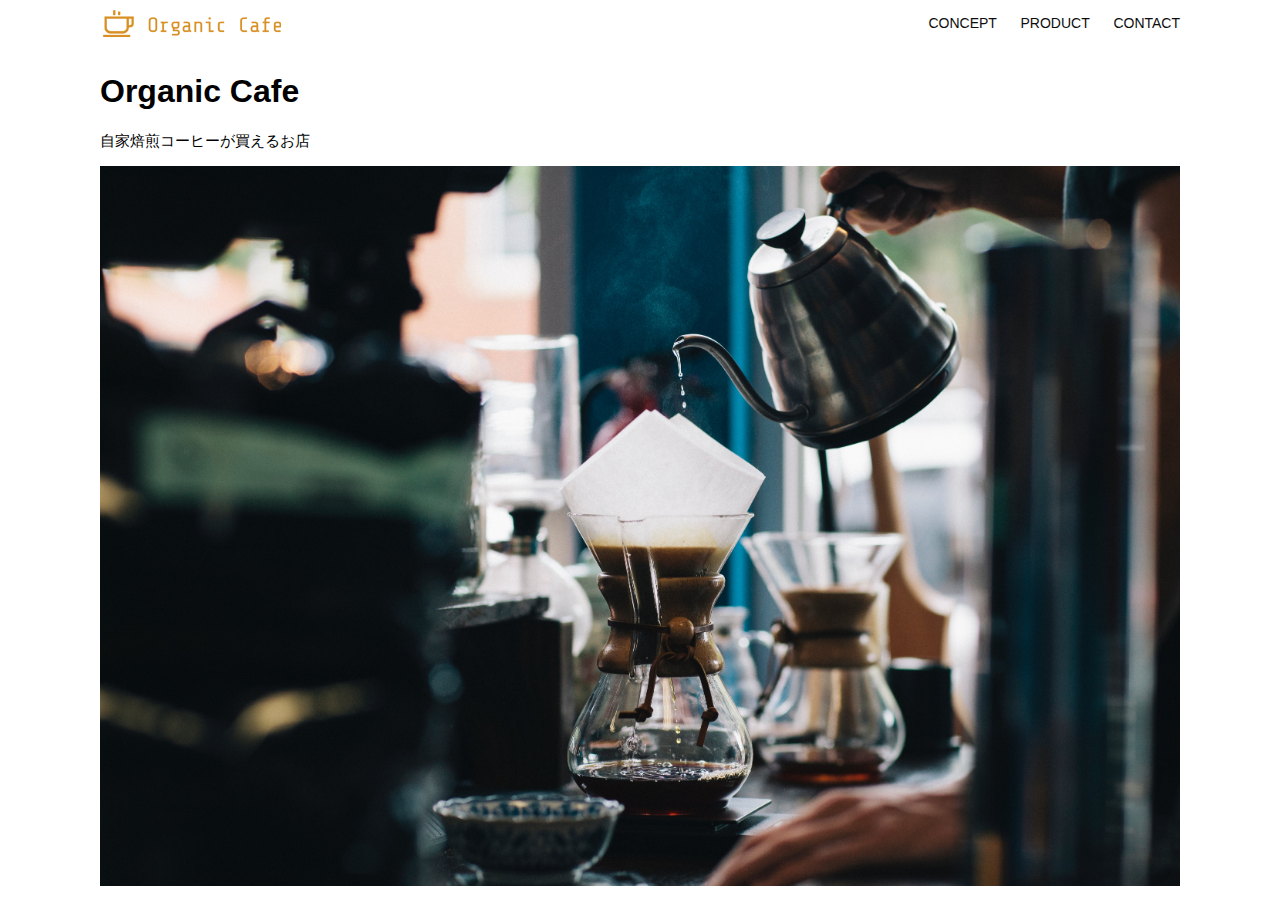
<file: kadai_013/index.html>
<!DOCTYPE html>
<html>
  <head>
    <title>Organic Cafe</title>
    <meta charset="UTF-8" />
    <meta
      name="description"
      content="自家焙煎のコーヒーがお家で楽しめるOrganic Cafe"
    />
    <meta name="viewport" content="width=device-width, initial-scale=1.0" />
    <link rel="stylesheet" href="style.css" />
  </head>
  <body>
    <!-- ヘッダー -->
    <header>
      <!-- ロゴ -->
      <a href="index.html" id="logo"
        ><img src="images/logo.png" alt="トップページに戻る"
      /></a>

      <!-- PC用ナビゲーション -->
      <nav id="nav-pc">
        <a href="index.html#concept">CONCEPT</a>
        <a href="index.html#product">PRODUCT</a>
        <a href="index.html#contact">CONTACT</a>
      </nav>
      <!--スマホ用-->
      <img id="menu-sp" src="images/button-menu.png" alt="ナビゲーションを開く" onclick="document.getElementById('nav-sp').style.display = 'block';">
      <nav id="nav-sp">
        <img id="close" src="images/button-close.png" alt="ナビゲーションを閉じる"  onclick="document.getElementById('nav-sp').style.display = 'none' ;">
        <a id="logo-sp" href="index.html" oncli="document.getElementById('nav-sp').style.display = 'none';" ><img src="images/logo-sp.png" alt="トップページに戻る"></a>
        <a class="menu" href="index.html#concept" onclick="document.getElementById('nav-sp').style.display = 'none';">CONCEPT</a>
        <a class="menu" href="index.html#product" onclik="document.getElementById('nav-sp').style.display = 'none';">PRODUCT</a>
        <a class="menu" href="index.html#contact" onclick="document.getElementById('nav-sp').style.display = 'none';">CONTACT</a>
      </nav>
    </header>
    <main>
      <article>
        <!-- メインビジュアル -->
        <section id="main-visual">
          <div id="main-message">
            <h1>Organic Cafe</h1>
            <p>自家焙煎コーヒーが買えるお店</p>
          </div>
          <img
            src="images/main-image.jpg"
            alt="コーヒーをハンドドリップで淹れる画像"
          />
        </section>
      </article>
    </main>
  </body>
</html>
</file>
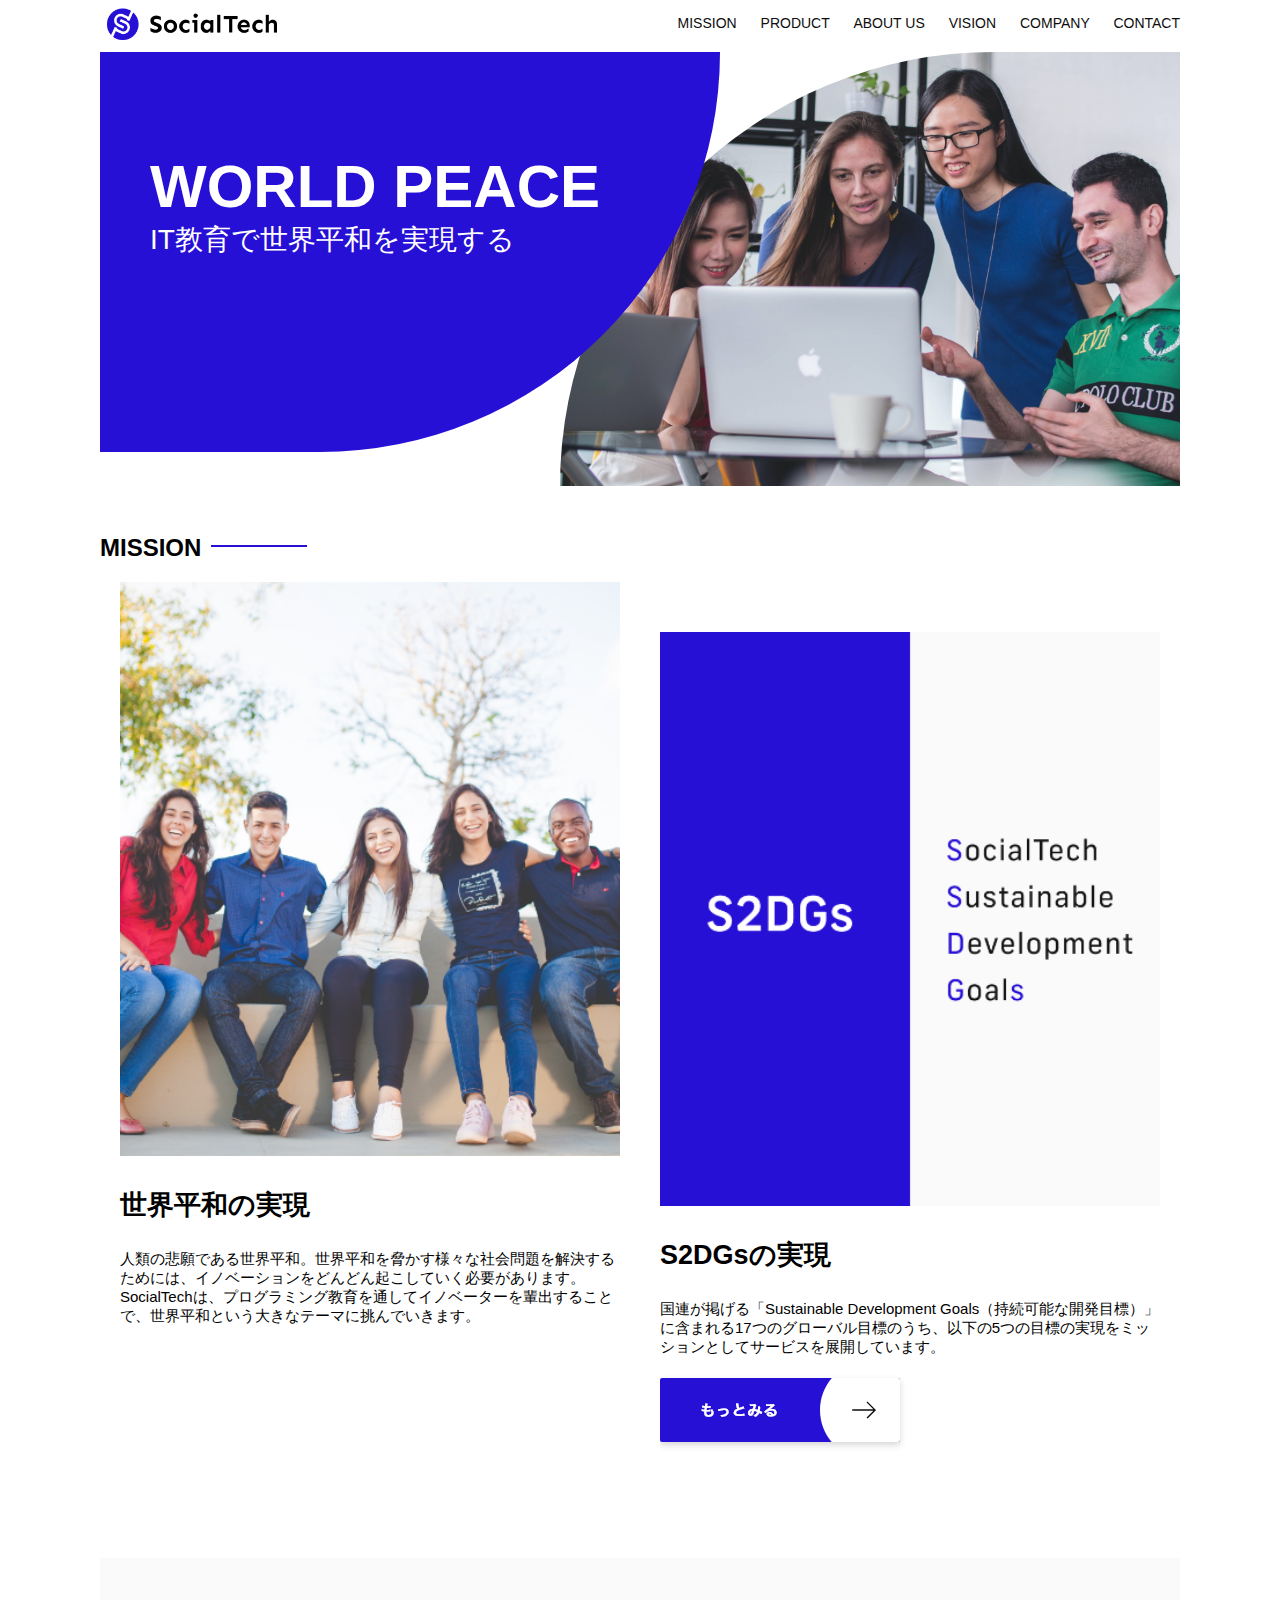
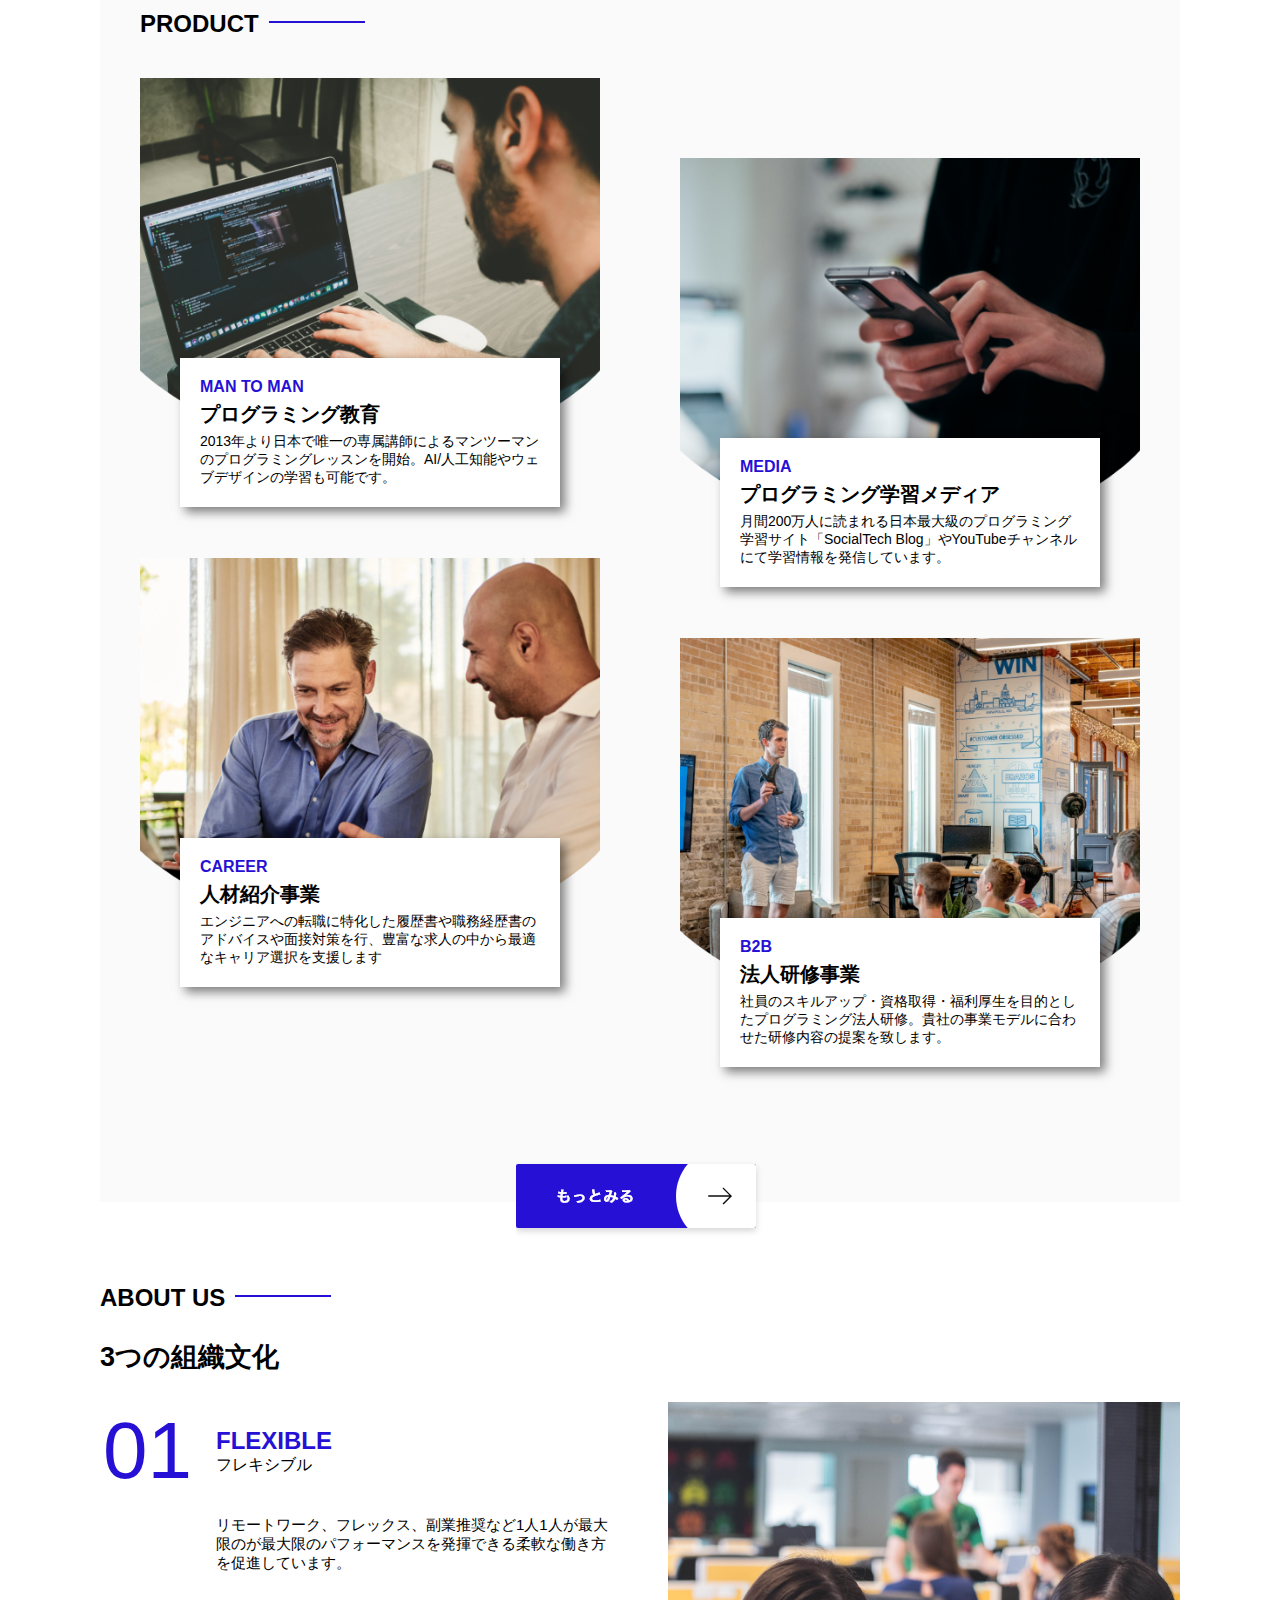
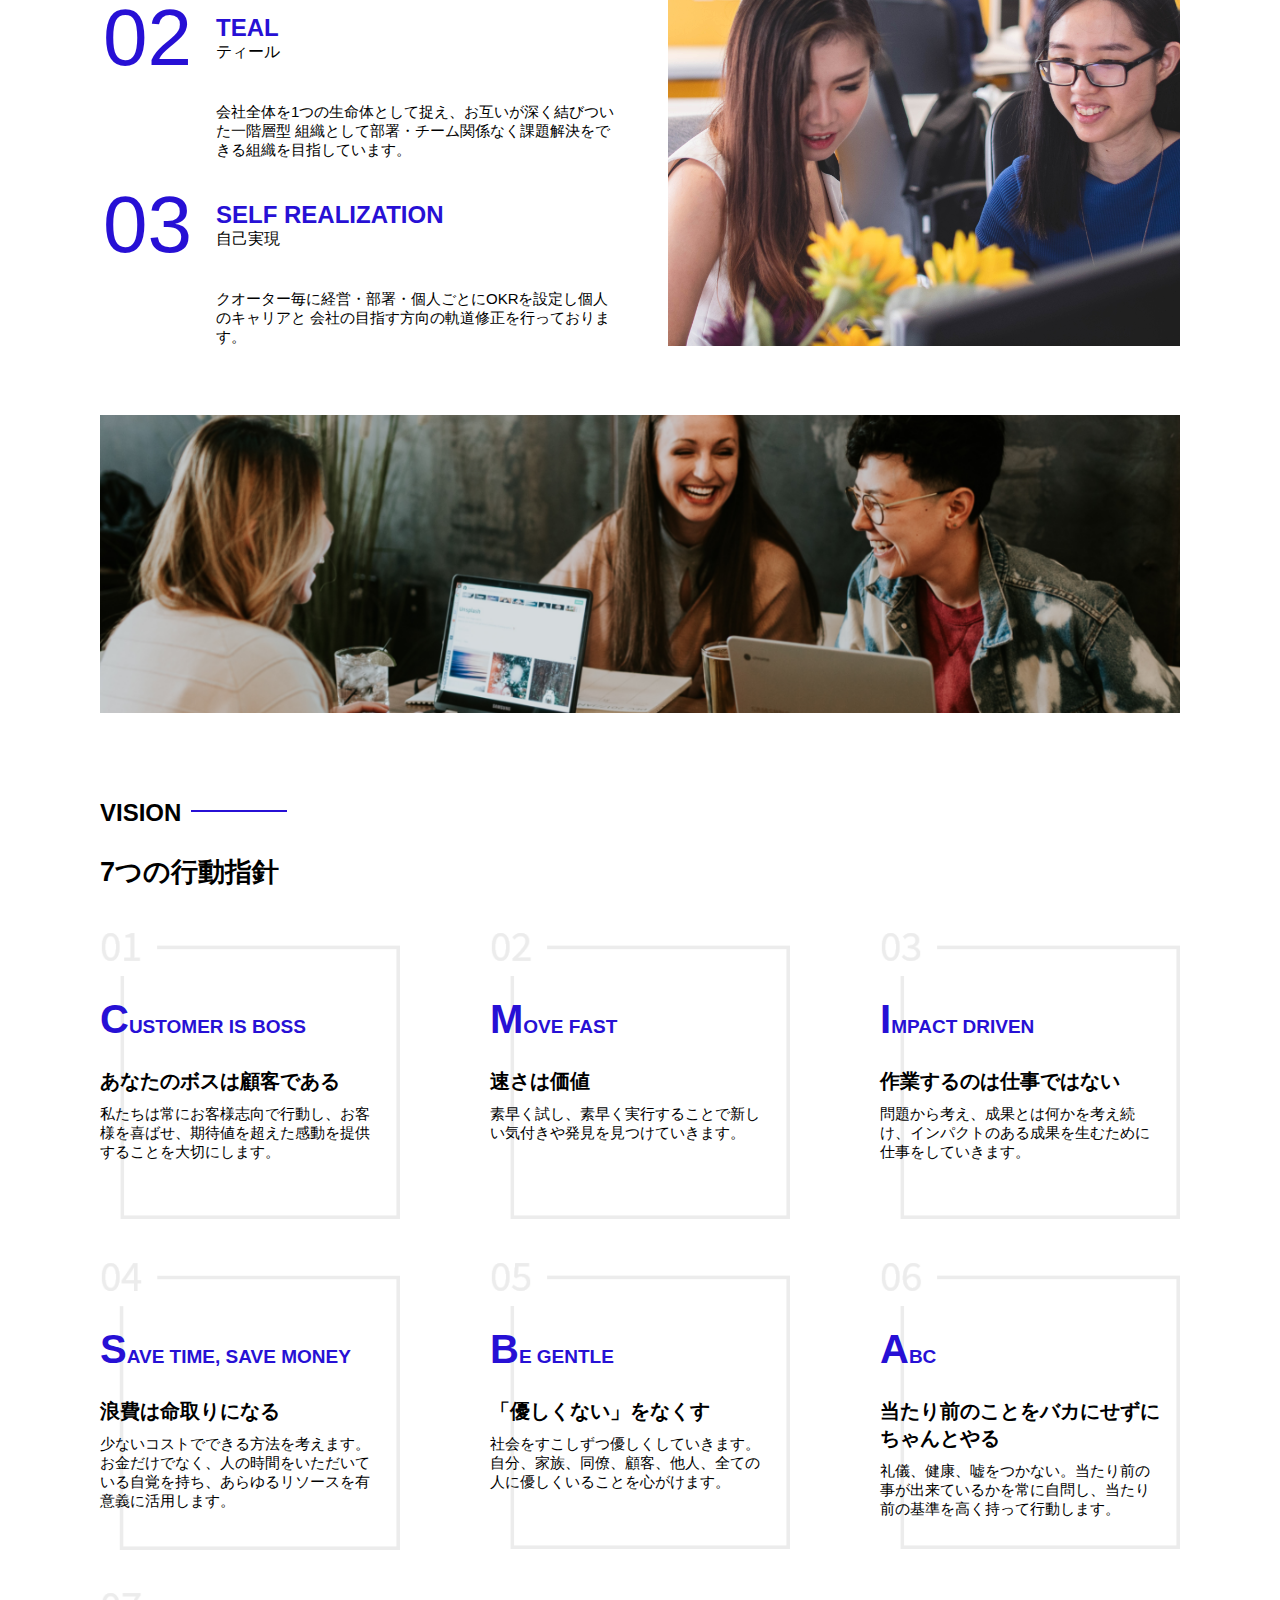
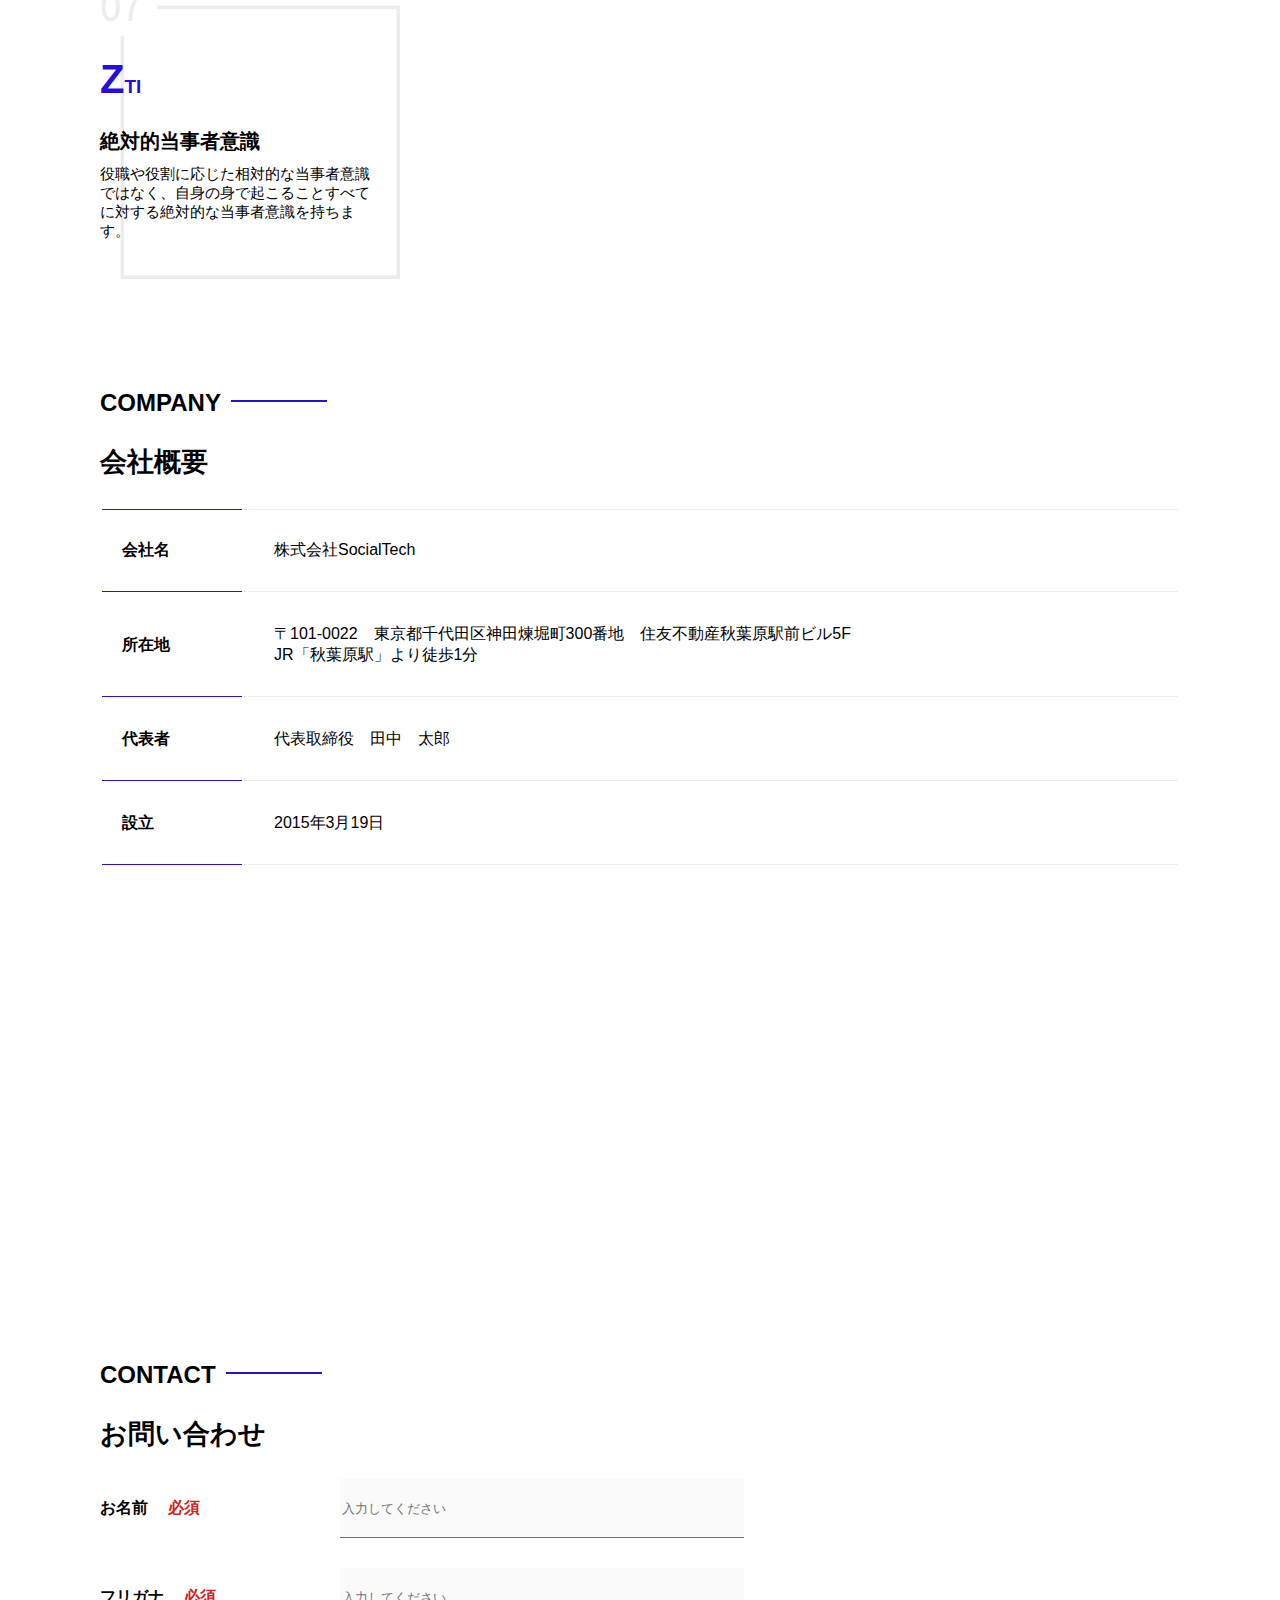
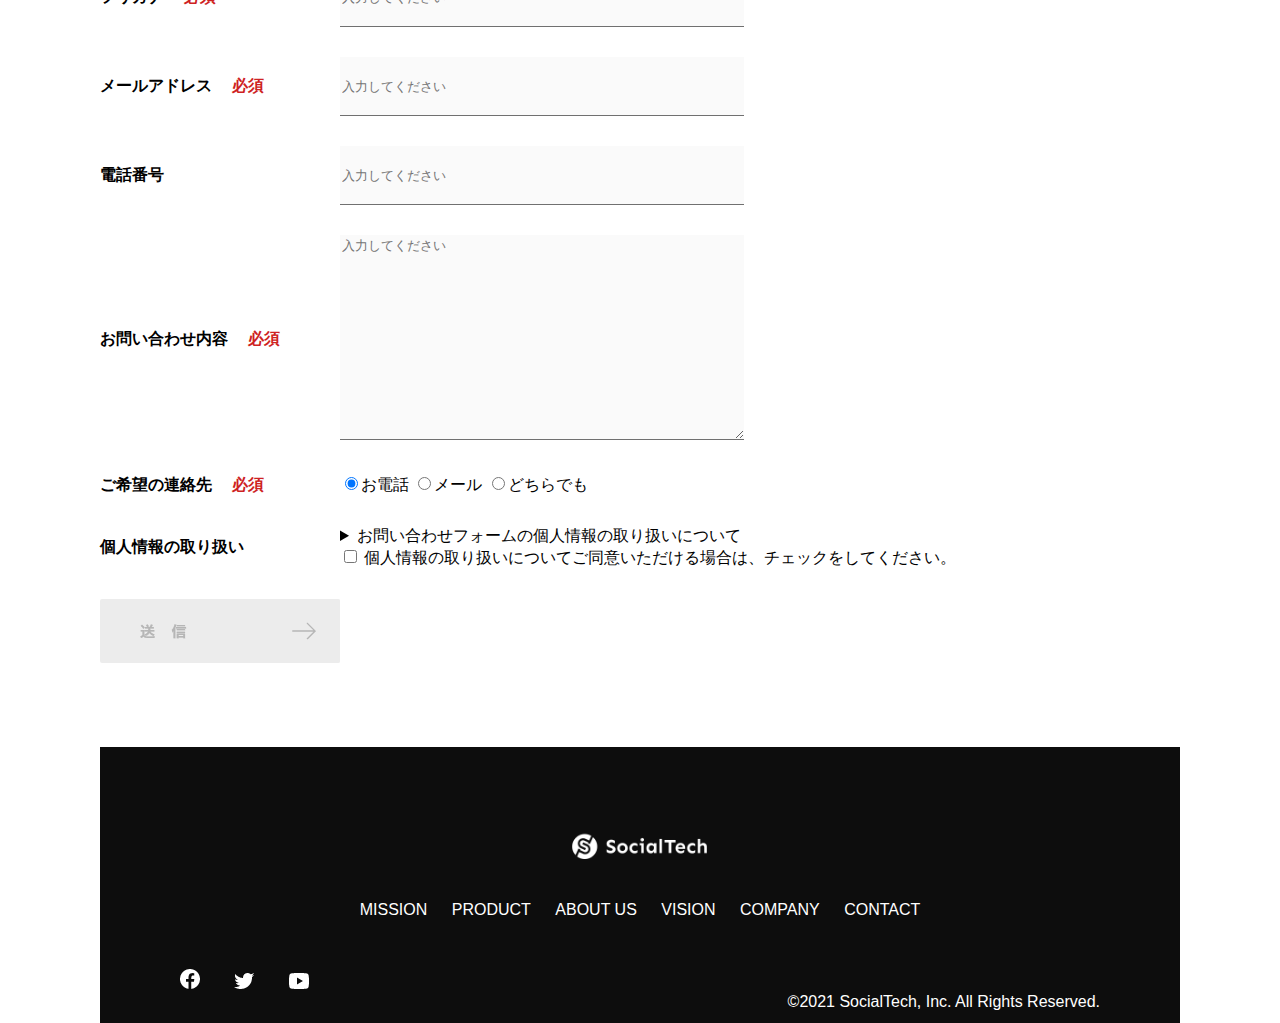
<file: kadai_tutorial_output/index.html>
<!DOCTYPE html>
<html>
  <head>
    <title>SocialTech</title>
    <meta charset="utf-8">
    <meta name="description" content="SosialTechはEdTech業界のリーディングカンパニーを目指します。">
    <meta name="viewport" content="width=device-width,initial-scale=1.0">
    <link rel="stylesheet" href="style.css">
  </head>
  <body>
    <header>
      <a href="index.html" id="logo"><img src="images/logo.png" alt="トップページに戻る"></a>

      <nav id="nav-pc">
        <a href="mission.html">MISSION</a>
        <a href="product.html">PRODUCT</a>
        <a href="index.html#aboutus">ABOUT US</a>
        <a href="index.html#vision">VISION</a>
        <a href="index.html#company">COMPANY</a>
        <a href="index.html#contact">CONTACT</a>
      </nav>
      <!--スマホ用メニュー-->
      <img id="menu-sp" src="images/button-menu.png" alt="ナビゲーションを開く" onclick="document.getElementById('nav-sp').style.display = 'block'">
      <!--スマホ用なび-->
      <nav id="nav-sp">
        <img id="close" src="images/button-close.png" alt="ナビゲーションを閉じる" onclick="document.getElementById('nav-sp').style.display = 'none'">
        <a id="logo-sp" href="index.html" onclick="document.getElementById('nav-sp').style.display = 'none'"><img src="images/logo-sp.png" alt="トップページに戻る"></a>
        <a class="menu" href="mission.html" onclick="document.getElementById('nav-sp').style.display = 'none'">MISSION</a>
        <a class="menu" href="product.html" onclick="document.getElementById('nav-sp').style.display = 'none'">PRODUCT</a>
        <a class="menu" href="index.html#aboutus" onclick="document.getElementById('nav-sp').style.display = 'none'">ABOUT US</a>
        <a class="menu" href="index.html#vision" onclick="document.getElementById('nav-sp').style.display = 'none'">VISION</a>
        <a class="menu" href="index.html#company" onclick="document.getElementById('nav-sp').style.display = 'none'">COMPANY</a>
        <a class="menu" href="index.html#contact" onclick="document.getElementById('nav-sp').style.display = 'none'">CONTACT</a>
        <div id="sns">
          <a href="https://www.facebook.com/sejuku2013"><img src="images/button-facebook.png" alt="Facebookのリンク"></a>
          <a href="https://twitter.com/samuraijuku"><img src="images/button-twitter.png" alt="Twitterのリンク"></a>
          <a href="https://www.youtube.com/channel/UCCFOQO5aDK0xXam4cUQXT8g"><img src="images/button-youtube.png" alt="YouTubeのリンク"></a>
        </div>
      </nav>
    </header>

    <main>
      <article>
        <!--メインビジュアル-->
        <section id="main-visual">
          <div id="main-message">
            <h1>WORLD PEACE</h1>
            <p>IT教育で世界平和を実現する</p>
          </div>
          <img src="images/index/index-main.png" alt="PCの周りに集まる多国籍の仲間たち">
        </section>
        <!--ミッション-->
        <section id="mission">

          <h2 class="index-h2">MISSION</h2>
          <div id="mission-flex">

            <div>
              <img id="mission-photo" src="images/index/index-mission.png" alt="屋外のベンチで写真を撮影する多国籍の仲間たち">
              <h3>世界平和の実現</h3>
              <p>人類の悲願である世界平和。世界平和を脅かす様々な社会問題を解決するためには、イノベーションをどんどん起こしていく必要があります。SocialTechは、プログラミング教育を通してイノベーターを輩出することで、世界平和という大きなテーマに挑んでいきます。</p>
            </div>

            <div>
              <img id="s2dgs" src="images/index/s2dgs.png" alt="S2DGs">
              <h3>S2DGsの実現</h3>
              <p>国連が掲げる「Sustainable Development Goals（持続可能な開発目標）」に含まれる17つのグローバル目標のうち、以下の5つの目標の実現をミッションとしてサービスを展開しています。</p>
              <a href="mission.html">
                <img src="images/button-more.png" alt="もっとみる">
              </a>
            </div>
          </div>
        </section>
        <!--プロダクト-->
        <section id="product">
          <h2 class="index-h2">PRODUCT</h2>
          <div>
            <div id="product-left">
              <div>
                <img class="product-photo" src="images/index/index-mantoman.png" alt="PCでコードを書く男性">
                <div class="product-explain">
                  <span>MAN TO MAN</span>
                  <h3>プログラミング教育</h3>
                  <p>2013年より日本で唯一の専属講師によるマンツーマンのプログラミングレッスンを開始。AI/人工知能やウェブデザインの学習も可能です。</p>
                </div>
              </div>
              
              <div>
                <img class="product-photo" src="images/index/index-career.png" alt="笑顔で話し合う2人の男性">
                <div class="product-explain">
                  <span>CAREER</span>
                  <h3>人材紹介事業</h3>
                  <p>エンジニアへの転職に特化した履歴書や職務経歴書のアドバイスや面接対策を行、豊富な求人の中から最適なキャリア選択を支援します</p>
                </div>
              </div>
            </div>
            <div id="product-right">
              <div>
                <img class="product-photo" src="images/index/index-media.png" alt="スマートフォンを操作する人">
                <div class="product-explain">
                  <span>MEDIA</span>
                  <h3>プログラミング学習メディア</h3>
                  <p>月間200万人に読まれる日本最大級のプログラミング学習サイト「SocialTech Blog」やYouTubeチャンネルにて学習情報を発信しています。</p>
                </div>
              </div>
              <div>
                <img class="product-photo" src="images/index/index-b2b.png" alt="講演中の男性とそれを聴く人々">
                <div class="product-explain">
                  <span>B2B</span>
                  <h3>法人研修事業</h3>
                  <p>社員のスキルアップ・資格取得・福利厚生を目的としたプログラミング法人研修。貴社の事業モデルに合わせた研修内容の提案を致します。</p>
                </div>
              </div>
            </div>
          </div>
          <div>
            <a id="product-more" href="product.html">
              <img src="images/button-more.png" alt="もっとみる">
            </a>
          </div>
        </section>
        <!--ABOUT Us-->
        <section id="aboutus">
          <h2 class="index-h2">ABOUT US</h2>
          <h3>3つの組織文化</h3>
          <div>
            <table class="culture-table">
              <tr>
                <td>
                  <span class="culture-num">01</span>
                </td>
                <td>
                  <span class="culture-en">FLEXIBLE</span>
                  <span class="clture-jp">フレキシブル</span>
                </td>
              </tr>
              <tr>
                <td></td>
                <td>
                  <p class="clture-description">
                    リモートワーク、フレックス、副業推奨など1人1人が最大限のが最大限のパフォーマンスを発揮できる柔軟な働き方を促進しています。
                  </p>
                </td>
              </tr>
              <tr>
                <td>
                  <span class="culture-num">02</span>
                </td>
                <td>
                  <span class="culture-en">TEAL</span>
                  <span class="clture-jp">ティール</span>
                </td>
              </tr>
              <tr>
                <td></td>
                <td>
                  <p class="clture-description">
                    会社全体を1つの生命体として捉え、お互いが深く結びついた一階層型
                   組織として部署・チーム関係なく課題解決をできる組織を目指しています。
                  </p>
                </td>
              </tr>
              <tr>
                <td>
                  <span class="culture-num">03</span>
                </td>
                <td>
                  <span class="culture-en">SELF REALIZATION</span>
                  <span class="clture-jp">自己実現</span>
                </td>
              </tr>
              <tr>
                <td></td>
                <td>
                  <p class="clture-description">
                    クオーター毎に経営・部署・個人ごとにOKRを設定し個人のキャリアと
                   会社の目指す方向の軌道修正を行っております。
                  </p>
                </td>
              </tr>
            </table>
            <img class="culture-img" src="images/index/index-aboutus1.png" alt="笑顔で話し合う2人の女性">
          </div>
          <img class="culture-img2" src="images/index/index-aboutus2.png" alt="笑顔で話し合う3人の男女">
        </section>
        <!--VISION-->
        <section id="vision">
          <h2 class="index-h2">VISION</h2>
          <h3>7つの行動指針</h3>
          <div>
            <div class="vision-box">
              <img src="images/index/vision-01.png" alt="01">
              <span>
                <h4>CUSTOMER IS BOSS</h4>
                <h5>あなたのボスは顧客である</h5>
                <p>私たちは常にお客様志向で行動し、お客様を喜ばせ、期待値を超えた感動を提供することを大切にします。</p>
              </span>
            </div>
            <div class="vision-box">
              <img src="images/index/vision-02.png" alt="02">
              <span>
                <h4>MOVE FAST</h4>
                <h5>速さは価値</h5>
                <p>素早く試し、素早く実行することで新しい気付きや発見を見つけていきます。</p>
              </span>
            </div>
            <div class="vision-box">
              <img src="images/index/vision-03.png" alt="03">
              <span>
                <h4>IMPACT DRIVEN</h4>
                <h5>作業するのは仕事ではない</h5>
                <p>問題から考え、成果とは何かを考え続け、インパクトのある成果を生むために仕事をしていきます。</p>
              </span>
            </div>
            <div class="vision-box">
              <img src="images/index/vision-04.png" alt="04">
              <span>
              <h4>SAVE TIME, SAVE MONEY</h4>
              <h5>浪費は命取りになる</h5>
              <p>少ないコストでできる方法を考えます。お金だけでなく、人の時間をいただいている自覚を持ち、あらゆるリソースを有意義に活用します。</p>
              </span>
            </div>
            <div class="vision-box">
              <img src="images/index/vision-05.png" alt="05">
              <span>
                <h4>BE GENTLE</h4>
                <h5>「優しくない」をなくす</h5>
                <p>社会をすこしずつ優しくしていきます。自分、家族、同僚、顧客、他人、全ての人に優しくいることを心がけます。</p>
              </span>
            </div>
            <div class="vision-box">
              <img src="images/index/vision-06.png" alt="06">
              <span>
                <h4>ABC</h4>
                <h5>当たり前のことをバカにせずにちゃんとやる</h5>
                <p>礼儀、健康、嘘をつかない。当たり前の事が出来ているかを常に自問し、当たり前の基準を高く持って行動します。</p>
              </span>
            </div>
            <div class="vision-box">
              <img src="images/index/vision-07.png" alt="07">
              <span>
                <h4>ZTI</h4>
                <h5>絶対的当事者意識</h5>
                <p>役職や役割に応じた相対的な当事者意識ではなく、自身の身で起こることすべてに対する絶対的な当事者意識を持ちます。</p>
              </span>
            </div>
          </div>
        </section>

        <!--COMPANY-->
        <section id="company">
          <h2 class="index-h2">COMPANY</h2>
          <h3>会社概要</h3>
          <table id="company-table">
            <tr>
              <th class="tableheader-first">会社名</th>
              <td class="cell-first">株式会社SocialTech</td>
            </tr>
            <tr>
              <th class="tableheader">所在地</th>
              <td class="cell">〒101-0022　東京都千代田区神田煉堀町300番地　住友不動産秋葉原駅前ビル5F<br>JR「秋葉原駅」より徒歩1分</td>
            </tr>
            <tr>
              <th class="tableheader">代表者</th>
              <td class="cell">代表取締役　田中　太郎</td>
            </tr>
            <tr>
              <th class="tableheader">設立</th>
              <td class="cell">2015年3月19日</td>
            </tr>
          </table>
          <iframe src="https://www.google.com/maps/embed?pb=!1m18!1m12!1m3!1d3240.068678117045!2d139.77207231167333!3d35.69992752883178!2m3!1f0!2f0!3f0!3m2!1i1024!2i768!4f13.1!3m3!1m2!1s0x60188fee13660e23%3A0x77137876edf742ac!2z5L2P5Y-L5LiN5YuV55Sj56eL6JGJ5Y6f6aeF5YmN44OT44Or!5e0!3m2!1sja!2sjp!4v1708316545692!5m2!1sja!2sjp" 
           style="border:0;" allowfullscreen="" loading="lazy" ></iframe>
        </section>
        <!--CONTACT-->
        <section id="contact">
          <h2 class="index-h2">CONTACT</h2>
          <h3>お問い合わせ</h3>
          <form>
            <div>
            <div class="contact-heading">
              <label class="contact-label">お名前<span class="contact-span">必須</span></label>
            </div>
            <div>
              <input type="text" name="name" placeholder="入力してください" class="contact-textbox">
            </div>
            </div>

            <div>
            <div class="contact-heading">
                <label class="contact-label">フリガナ<span class="contact-span">必須</span></label>
              </div>
              <div>
                <input type="text" name="hurigana" placeholder="入力してください" class="contact-textbox">
              </div>
            </div>
            
            <div>
              <div class="contact-heading">
                <label class="contact-label">メールアドレス<span class="contact-span">必須</span></label>
              </div>
              <div>
                <input type="text" name="email" placeholder="入力してください" class="contact-textbox">
              </div>
            </div>

            <div>
              <div class="contact-heading">
                <label class="contact-label">電話番号</label>
              </div>
              <div>
                <input type="text" name="tel" placeholder="入力してください" class="contact-textbox">
              </div>
            </div>

            <div>
              <div class="contact-heading">
                <label class="contact-label">お問い合わせ内容<span class="contact-span">必須
                </span></label>
              </div>
              <div>
                <textarea class="contact-textarea" placeholder="入力してください" name="message"></textarea>
              </div>
            </div>

            <div>
              <div class="contact-heading">
                <label class="contact-label">ご希望の連絡先<span class="contact-span">必須</span></label>
              </div>
              <div>
                <input class="radiobutton" type="radio" value="tel" name="contact" checked><label>お電話</label>
                <input class="radiobutton" type="radio" value="mail" name="contact"><label>メール</label>
                <input class="radiobutton" type="radio" value="both" name="contact"><label>どちらでも</label>
              </div>
            </div>
            <!--折りたたみ文章-->
            <div>
              <div class="contact-heading">
                <label class="contact-label">個人情報の取り扱い</label>
              </div>
              <div>
                <details>
                  <summary>お問い合わせフォームの個人情報の取り扱いについて</summary>
                  <div>
                    <span>1.組織の名称または氏名</span><br>
                    株式会社SocialTech<br><br>
                    <span>2.個人情報保護管理者(若しくはその代理人)の氏名又は職名、所属及び連絡先
                      鈴木　一郎　コーポレート部
                    </span><br>
                    メールアドレス:samurai@exampele.com<br>
                    TEL:03-1234-5678<br>
                    <span>3.個人情報の利用目的</span><br>
                    ・本サービス及び本サービスに関連する情報の提供又はそれらに関する連絡のため<br>
                    ・ユーザーの本人確認のため<br>
                    ・当社サービスのご案内のため<br>
                    ・当社の商品等の広告または宣伝(電子メールによるものを含むものとします。)<br><br>
                    <span>4.個人情報の取り扱い業務の委託</span><br>
                    個人情報の取扱業務の全部または一部を外部に業務委託する場合があります。<br>
                    その際、弊社は、個人情報を適切に保護できる管理体制を敷き実行していることを条件として<br>
                    委託先を厳選したうえで、機密保持契約を委託先と締結し、お客様の個人情報を厳密に管理させます。<br>
                    <span>5.個人情報の開示等の請求</span><br>
                    お客様は、弊社に対してご自身の個人情報の開示等(利用目的の通知、開示、内容の訂正・追加・削除、利用の停止又は消去、第三者への提供の停止)に関して、当社問合せ窓口に申し出ることができます。<br>
                    その際、弊社はお客様ご本人を確認させていただいたうえで、合理的な期間内に対応いたします。<br><br>
                    なお、個人情報に関する弊社問合せ先は、次の通りです。<br><br>
                    株式会社SocialTech個人情報問合せ窓口<br>
                    〒101-0022 東京都千代田区神田練塀町300番地 住友不動産秋葉原駅前ビル5F<br>
                    メールアドレス:samurai@exampele.com TEL:03-1234-5678<br><br>
                    <span>6.個人情報を提供されることの任意性について</span><br><br>
                    お客様がご自身の個人情報を弊社に提供されるか否かは、お客様のご判断によりますが、もしご提供されない場合には、適切なサービスが提供できない場合がありますので予めご了承ください。
                   </div>
                </details>
                <input type="checkbox" name="agree">
                <span>個人情報の取り扱いについてご同意いただける場合は、チェックをしてください。</span>
              </div>
            </div>
            <input type="image" src="images/button-submit.png" alt="送信する">
          </form>
        </section>
      </article>
      <!--フッター-->
      <footer>
        <div id="footer-logo">
          <img src="images/logo-sp.png" alt="SocialTech">
        </div>
        <div id="footer-link">
          <a href="mission.html">MISSION</a>
          <a href="product.html">PRODUCT</a>
          <a href="index.html#aboutus">ABOUT US</a>
          <a href="index.html#vision">VISION</a>
          <a href="index.html#company">COMPANY</a>
          <a href="index.html#contact">CONTACT</a>
        </div>
        <div id="sns-footer">
          <a href="https://www.facebook.com/sejuku2013"><img src="images/button-facebook.png"></a>
          <a href="https://twitter.com/samuraijuku"><img src="images/button-twitter.png"></a>
          <a href="https://www.youtube.com/channel/UCCFOQO5aDK0xXam4cUQXT8g"><img src="images/button-youtube.png"></a>
        </div>
        <span id="copyright">&copy;2021 SocialTech, Inc. All Rights Reserved. </span>
      </footer>
    </main>
  </body>

</html>
</file>
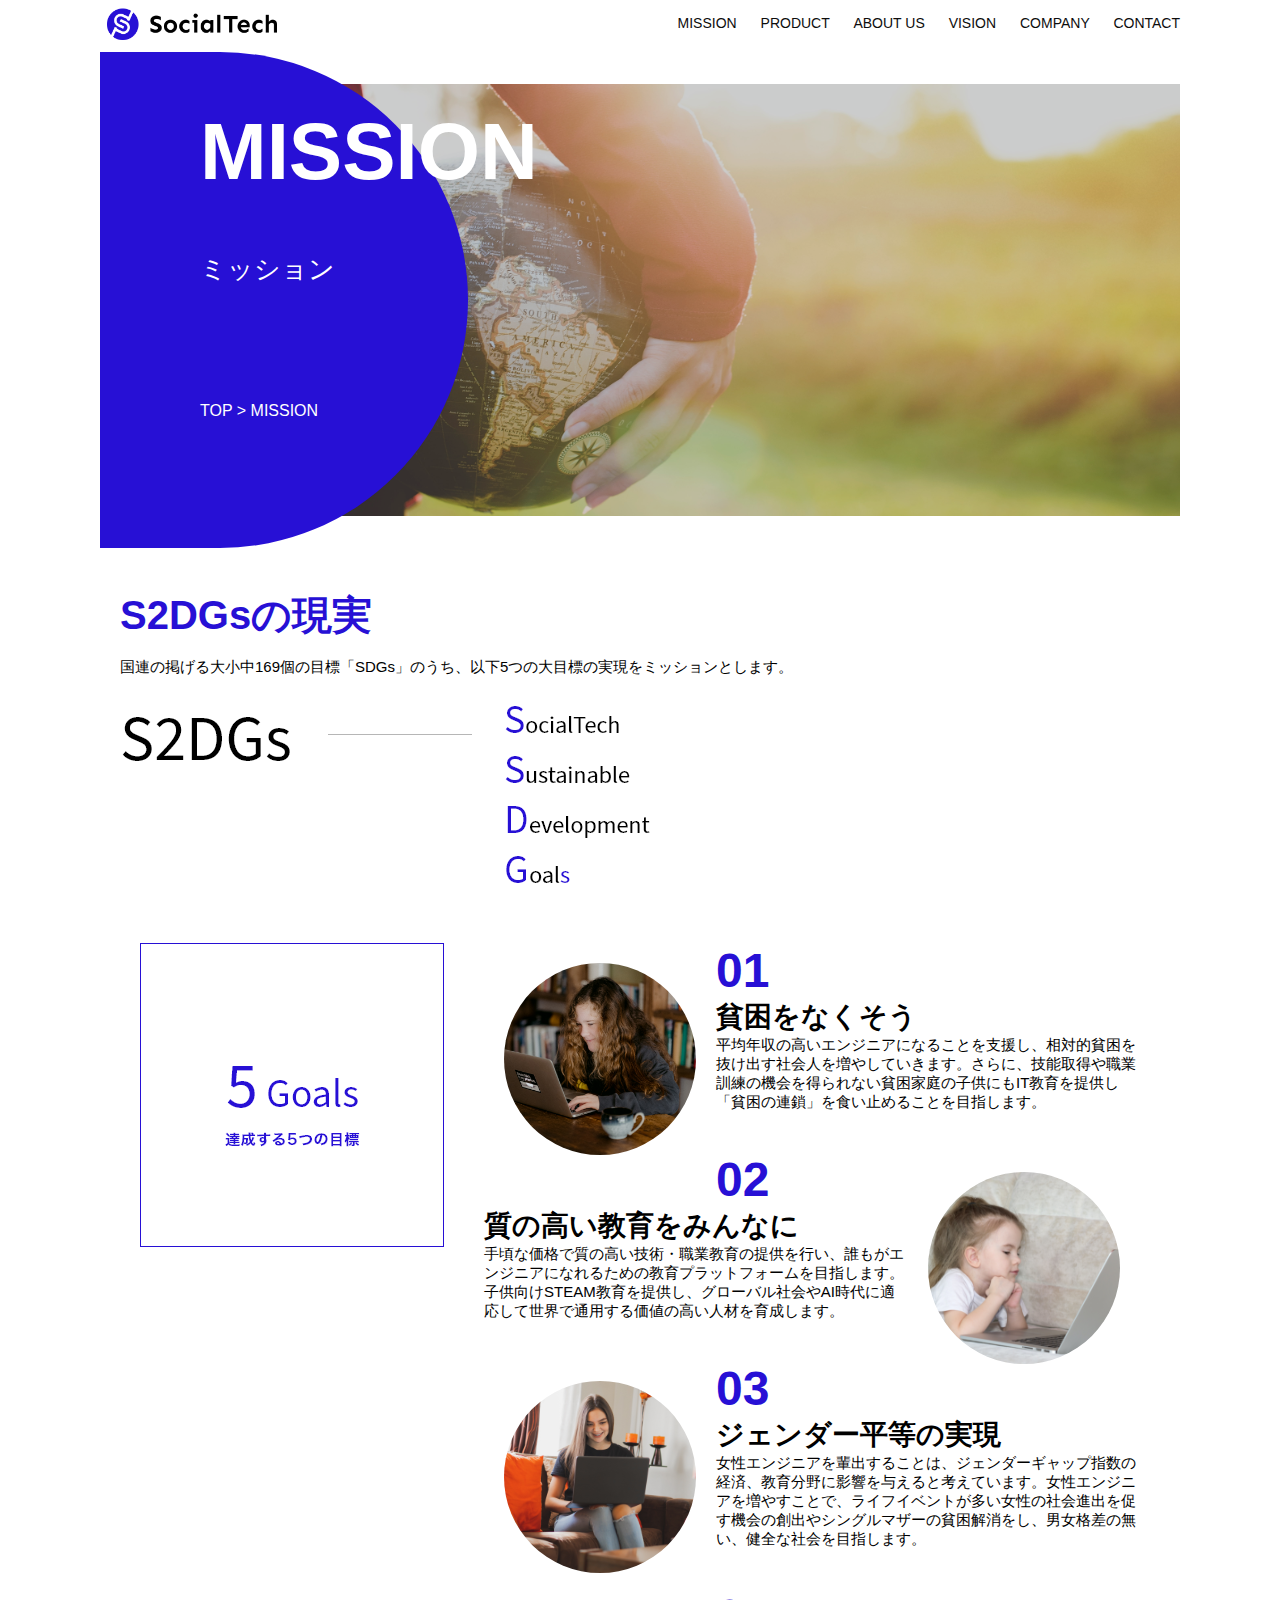
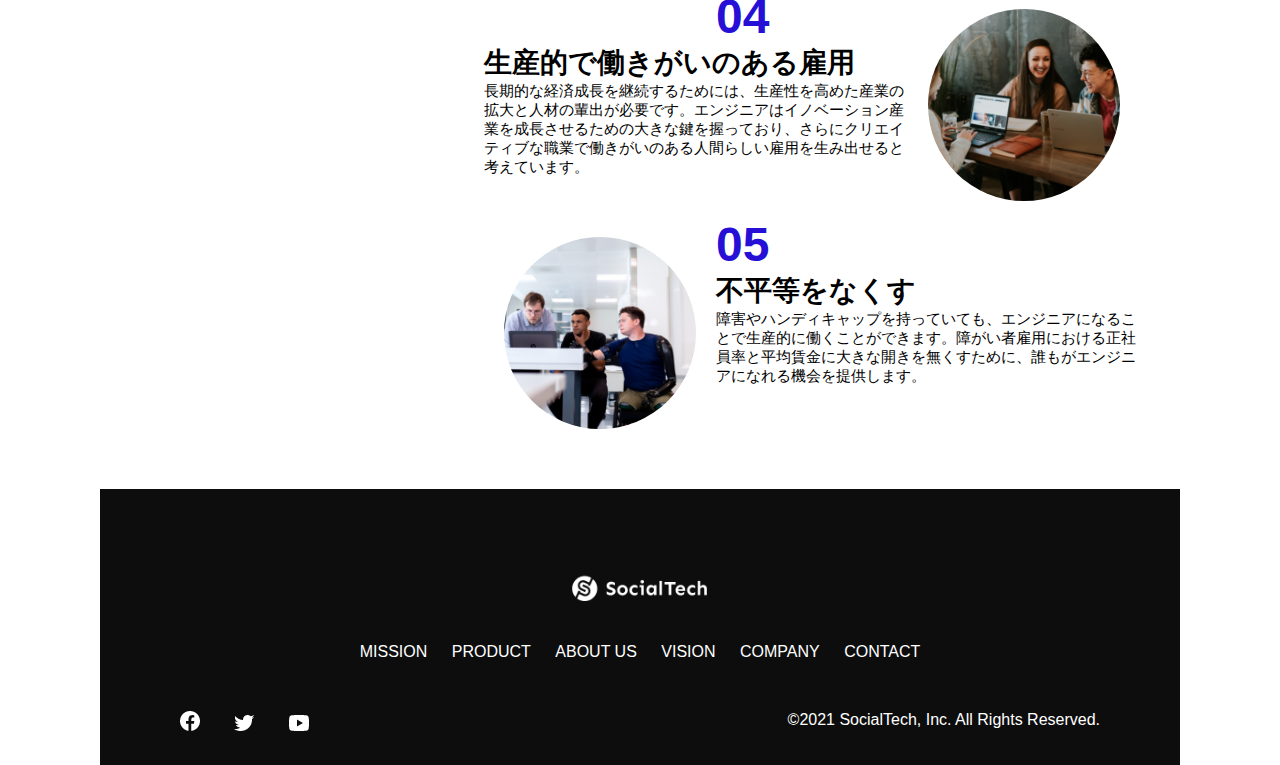
<file: kadai_tutorial_output/mission.html>
<!DOCTYPE html>
<html>
<head>
  <title>SocialTech - MISSION ミッション -</title>
  <meta charset="UTF-8">
  <meta name="description" content="SocialTechが目指す5つの目標(S2DGs)を紹介します">
  <meta name="viewport" content="width=device-width, initial-scale=1.0">
  <link rel="stylesheet" href="style.css">
</head>

<body>
  <!-- ヘッダー -->
  <header>
    <!-- ロゴ -->
    <a href="index.html" id="logo"><img src="images/logo.png" alt="トップページに戻る"></a>

    <!-- PC用ナビゲーション -->
    <nav id="nav-pc">
      <a href="mission.html">MISSION</a>
      <a href="product.html">PRODUCT</a>
      <a href="index.html#aboutus">ABOUT US</a>
      <a href="index.html#vision">VISION</a>
      <a href="index.html#company">COMPANY</a>
      <a href="index.html#contact">CONTACT</a>
    </nav>

    <!-- スマホ用メニューボタン -->
    <img id="menu-sp" src="images/button-menu.png" alt="ナビゲーションを開く" onclick="document.getElementById('nav-sp').style.display = 'block'">

    <!-- スマホ用ナビゲーション -->
    <nav id="nav-sp">
      <img id="close" src="images/button-close.png" alt="ナビゲーションを閉じる" onclick="document.getElementById('nav-sp').style.display = 'none'">
      <a id="logo-sp" href="index.html" onclick="document.getElementById('nav-sp').style.display = 'none'"><img
          src="images/logo-sp.png" alt="トップページに戻る"></a>
      <a class="menu" href="mission.html" onclick="document.getElementById('nav-sp').style.display = 'none'">MISSION</a>
      <a class="menu" href="product.html" onclick="document.getElementById('nav-sp').style.display = 'none'">PRODUCT</a>
      <a class="menu" href="index.html#aboutus" onclick="document.getElementById('nav-sp').style.display = 'none'">ABOUT
        US</a>
      <a class="menu" href="index.html#vision"
        onclick="document.getElementById('nav-sp').style.display = 'none'">VISION</a>
      <a class="menu" href="index.html#company"
        onclick="document.getElementById('nav-sp').style.display = 'none'">COMPANY</a>
      <a class="menu" href="index.html#contact"
        onclick="document.getElementById('nav-sp').style.display = 'none'">CONTACT</a>
      <div id="sns">
        <a href="https://www.facebook.com/sejuku2013"><img src="images/button-facebook.png" alt="Facebookのリンク"></a>
        <a href="https://twitter.com/samuraijuku"><img src="images/button-twitter.png" alt="Twitterのリンク"></a>
        <a href="https://www.youtube.com/channel/UCCFOQO5aDK0xXam4cUQXT8g"><img src="images/button-youtube.png" alt="YouTubeのリンク"></a>
      </div>
    </nav>
  </header>
  <main>
    <article>
      <section id="mission-main">
        <div id="mission-title">
          <h1>MISSION</h1>
          <span>ミッション</span>
          <div>TOP > MISSION</div>
        </div>
      </section>
      <section id="mission-s2dgs">
        <h2 class="mission-h2">S2DGsの現実</h2>
        <p>国連の掲げる大小中169個の目標「SDGs」のうち、以下5つの大目標の実現をミッションとします。</p>
        <img src="images/mission/mission-s2dgs.png" alt="S2DGs">
      </section>
      <section id="mission-5goals">
        <div>
          <img id="s2dgs-image" src="images/mission/mission-5goals.png" alt="5Goals">
        </div>
        <div>
        <div>
          <img class="fivegoals-image-left" src="images/mission/mission-5goals01.png" alt="PCを操作する女の子">
          <span class="fivegoals-number">01</span>
          <h3 class="fivegoals-h3">貧困をなくそう</h3>
          <p class="fivegoals-p">
            平均年収の高いエンジニアになることを支援し、相対的貧困を抜け出す社会人を増やしていきます。さらに、技能取得や職業訓練の機会を得られない貧困家庭の子供にもIT教育を提供し「貧困の連鎖」を食い止めることを目指します。
          </p>
        </div>

        <div>
          <img class="fivegoals-image-right" src="images/mission/mission-5goals02.png" alt="PCを見つめる小さい女の子">
          <span class="fivegoals-number">02</span>
          <h3 class="fivegoals-h3">質の高い教育をみんなに</h3>
          <p class="fivegoals-p">
            手頃な価格で質の高い技術・職業教育の提供を行い、誰もがエンジニアになれるための教育プラットフォームを目指します。子供向けSTEAM教育を提供し、グローバル社会やAI時代に適応して世界で通用する価値の高い人材を育成します。
          </p>
        </div>

        <div>
          <img class="fivegoals-image-left" src="images/mission/mission-5goals03.png" alt="PCを操作する女性">
          <span class="fivegoals-number">03</span>
          <h3 class="fivegoals-h3">ジェンダー平等の実現</h3>
          <p class="fivegoals-p">
            女性エンジニアを輩出することは、ジェンダーギャップ指数の経済、教育分野に影響を与えると考えています。女性エンジニアを増やすことで、ライフイベントが多い女性の社会進出を促す機会の創出やシングルマザーの貧困解消をし、男女格差の無い、健全な社会を目指します。
          </p>
        </div>

        <div>
          <img class="fivegoals-image-right" src="images/mission/mission-5goals04.png" alt="笑顔で話し合う3人の男女">
          <span class="fivegoals-number">04</span>
          <h3 class="fivegoals-h3">生産的で働きがいのある雇用</h3>
          <p class="fivegoals-p">
            長期的な経済成長を継続するためには、生産性を高めた産業の拡大と人材の輩出が必要です。エンジニアはイノベーション産業を成長させるための大きな鍵を握っており、さらにクリエイティブな職業で働きがいのある人間らしい雇用を生み出せると考えています。
          </p>
        </div>

        <div>
          <img class="fivegoals-image-left" src="images/mission/mission-5goals05.png" alt="障害を持つ男性が生き生きと働く様子">
          <span class="fivegoals-number">05</span>
          <h3 class="fivegoals-h3">不平等をなくす</h3>
          <p class="fivegoals-p">
            障害やハンディキャップを持っていても、エンジニアになることで生産的に働くことができます。障がい者雇用における正社員率と平均賃金に大きな開きを無くすために、誰もがエンジニアになれる機会を提供します。
          </p>
        </div>
      </div>
      </section>

    </article>
    <!--フッター-->
    <footer>
      <div id="footer-logo">
        <img src="images/logo-sp.png" alt="SocialTech">
      </div>
      <div id="footer-link">
        <a href="mission.html">MISSION</a>
        <a href="product.html">PRODUCT</a>
        <a href="index.html#aboutus">ABOUT US</a>
        <a href="index.html#vision">VISION</a>
        <a href="index.html#company">COMPANY</a>
        <a href="index.html#contact">CONTACT</a>
      </div>
      <div id="sns-footer">
        <a href="https://www.facebook.com/sejuku2013"><img src="images/button-facebook.png" alt="Facebookのリンク"></a>
        <a href="https://twitter.com/samuraijuku"><img src="images/button-twitter.png" alt="Twitterのリンク"></a>
        <a href="https://www.youtube.com/channel/UCCFOQO5aDK0xXam4cUQXT8g"><img src="images/button-youtube.png" alt="YouTubeのリンク"></a>
        <span id="copyright">&copy;2021 SocialTech, Inc. All Rights Reserved. </span>
      </div>
      
    </footer>
  </main>
</body>

</html>
</file>
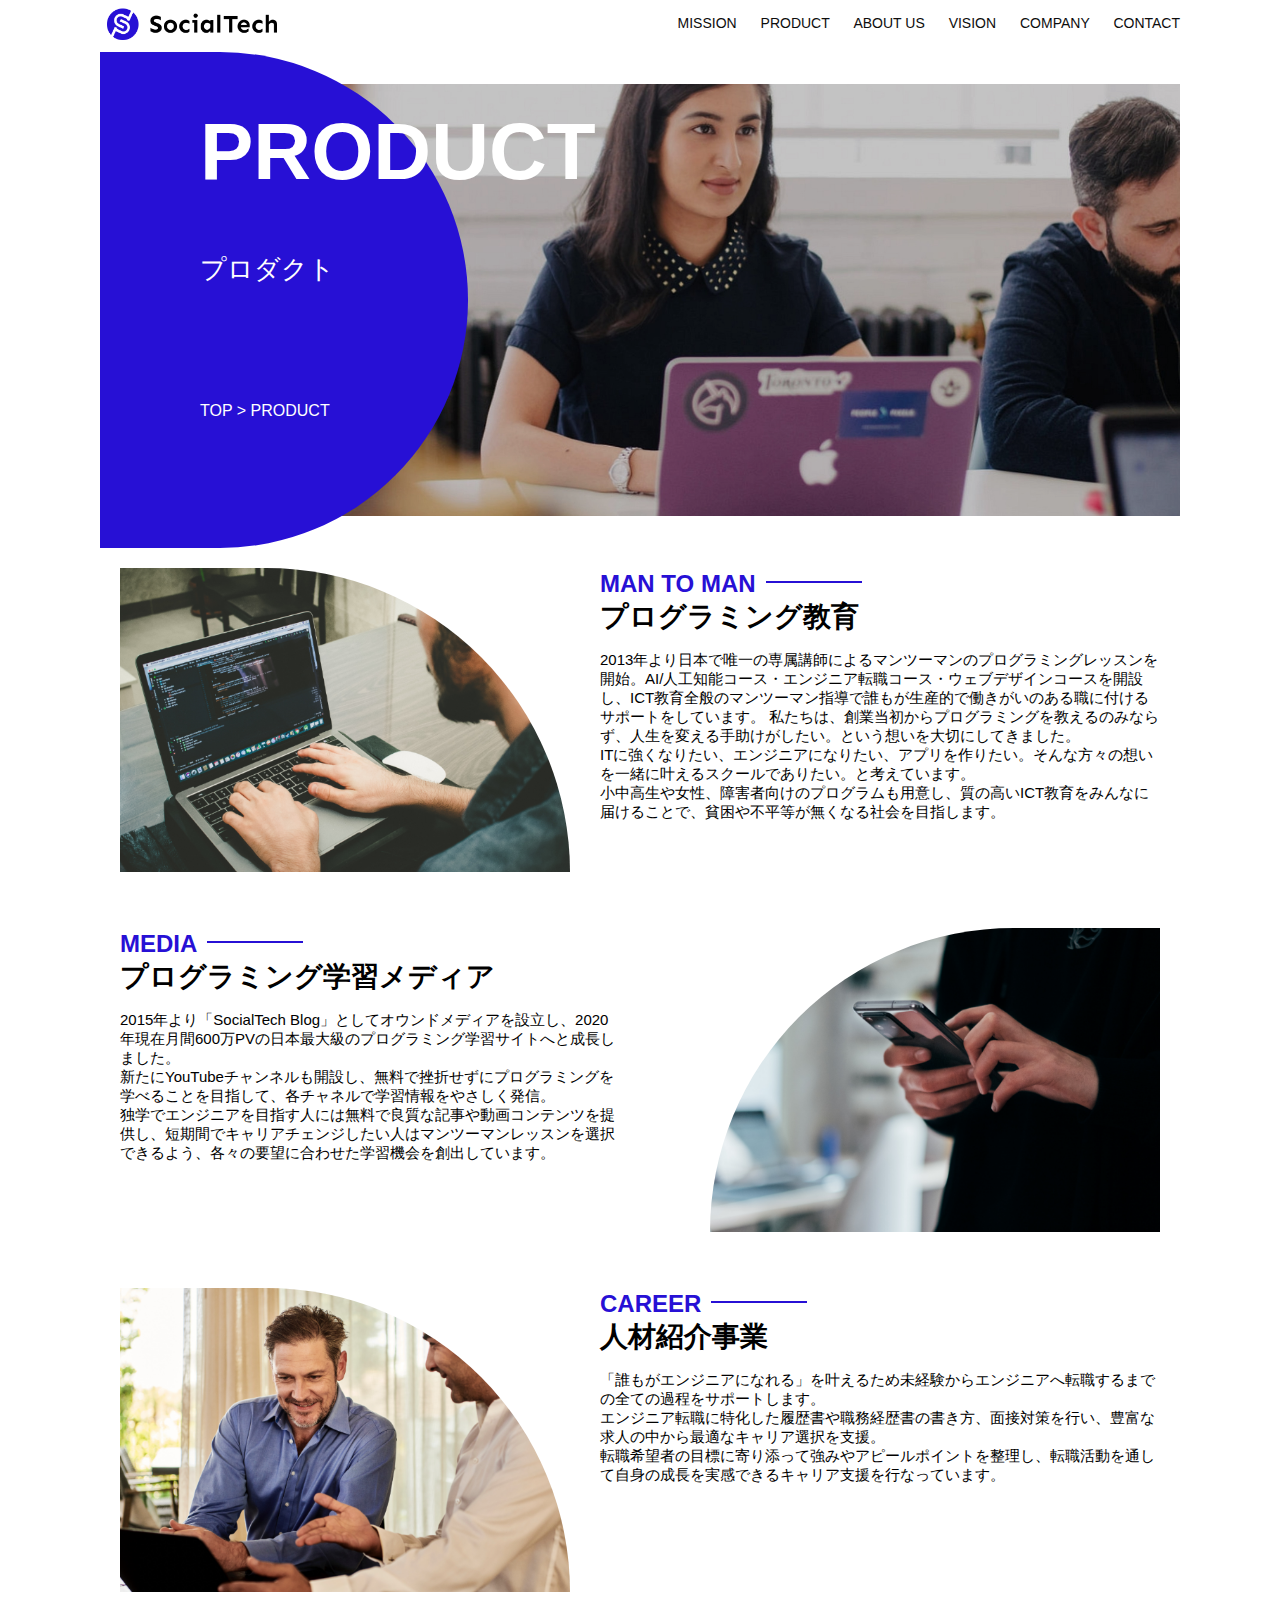
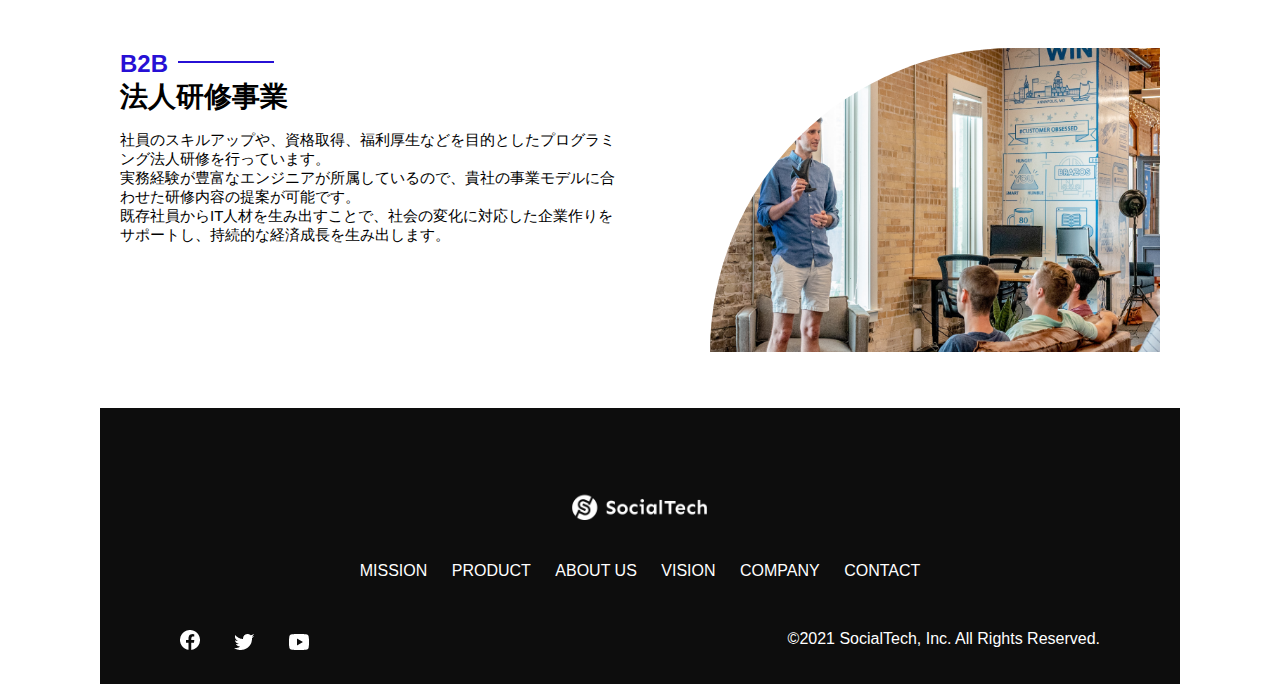
<file: kadai_tutorial_output/product.html>
<!DOCTYPE html>
<html>
<head>
  <title>SocialTech -PRODUCT プロダクト-</title>
  <meta charset="UTF-8">
  <meta name="description" content="SocialTechの4つのプロダクトを紹介します">
  <meta name="viewport" content="width=device-width, initial-scale=1.0">
  <link rel="stylesheet" href="style.css">
</head>

<body>
  <!-- ヘッダー -->
  <header>
    <!-- ロゴ -->
    <a href="index.html" id="logo"><img src="images/logo.png" alt="トップページに戻る"></a>

    <!-- PC用ナビゲーション -->
    <nav id="nav-pc">
      <a href="mission.html">MISSION</a>
      <a href="product.html">PRODUCT</a>
      <a href="index.html#aboutus">ABOUT US</a>
      <a href="index.html#vision">VISION</a>
      <a href="index.html#company">COMPANY</a>
      <a href="index.html#contact">CONTACT</a>
    </nav>

    <!-- スマホ用メニューボタン -->
    <img id="menu-sp" src="images/button-menu.png" alt="ナビゲーションを開く" onclick="document.getElementById('nav-sp').style.display = 'block'">

    <!-- スマホ用ナビゲーション -->
    <nav id="nav-sp">
      <img id="close" src="images/button-close.png" alt="ナビゲーションを閉じる" onclick="document.getElementById('nav-sp').style.display = 'none'">
      <a id="logo-sp" href="index.html" onclick="document.getElementById('nav-sp').style.display = 'none'"><img
          src="images/logo-sp.png" alt="トップページに戻る"></a>
      <a class="menu" href="mission.html" onclick="document.getElementById('nav-sp').style.display = 'none'">MISSION</a>
      <a class="menu" href="product.html" onclick="document.getElementById('nav-sp').style.display = 'none'">PRODUCT</a>
      <a class="menu" href="index.html#aboutus" onclick="document.getElementById('nav-sp').style.display = 'none'">ABOUT
        US</a>
      <a class="menu" href="index.html#vision"
        onclick="document.getElementById('nav-sp').style.display = 'none'">VISION</a>
      <a class="menu" href="index.html#company"
        onclick="document.getElementById('nav-sp').style.display = 'none'">COMPANY</a>
      <a class="menu" href="index.html#contact"
        onclick="document.getElementById('nav-sp').style.display = 'none'">CONTACT</a>
      <div id="sns">
        <a href="https://www.facebook.com/sejuku2013"><img src="images/button-facebook.png" alt="Facebookのリンク"></a>
        <a href="https://twitter.com/samuraijuku"><img src="images/button-twitter.png" alt="Twitterのリンク"></a>
        <a href="https://www.youtube.com/channel/UCCFOQO5aDK0xXam4cUQXT8g"><img src="images/button-youtube.png" alt="YouTubeのリンク"></a>
      </div>
    </nav>
  </header>
  <main>
    <article>
      <section id="product-main">
        <div id="product-title">
          <h1>PRODUCT</h1>
          <span>プロダクト</span>
          <div>TOP > PRODUCT</div>
        </div>
      </section>
      <section class="product-section1">
        <img src="images/product/product-mantoman.png" alt="PCでコードを書く男性">
        <div>
          <h2 class="product-h2">MAN TO MAN</h2>
          <h3 class="product-h3">プログラミング教育</h3>
           <p>
             2013年より日本で唯一の専属講師によるマンツーマンのプログラミングレッスンを開始。AI/人工知能コース・エンジニア転職コース・ウェブデザインコースを開設し、ICT教育全般のマンツーマン指導で誰もが生産的で働きがいのある職に付けるサポートをしています。
             私たちは、創業当初からプログラミングを教えるのみならず、人生を変える手助けがしたい。という想いを大切にしてきました。<br>ITに強くなりたい、エンジニアになりたい、アプリを作りたい。そんな方々の想いを一緒に叶えるスクールでありたい。と考えています。<br>小中高生や女性、障害者向けのプログラムも用意し、質の高いICT教育をみんなに届けることで、貧困や不平等が無くなる社会を目指します。
           </p>
        </div>
      </section>
      <section class="product-section2">
          <div>
            <h2 class="product-h2">MEDIA</h2>
            <h3 class="product-h3">プログラミング学習メディア</h3>
            <p>2015年より「SocialTech
              Blog」としてオウンドメディアを設立し、2020年現在月間600万PVの日本最大級のプログラミング学習サイトへと成長しました。<br>新たにYouTubeチャンネルも開設し、無料で挫折せずにプログラミングを学べることを目指して、各チャネルで学習情報をやさしく発信。<br>独学でエンジニアを目指す人には無料で良質な記事や動画コンテンツを提供し、短期間でキャリアチェンジしたい人はマンツーマンレッスンを選択できるよう、各々の要望に合わせた学習機会を創出しています。
            </p>
          </div>
          <img src="images/product/product-media.png" alt="スマートフォンを操作する人">
        </section>
        <section class="product-section1">
          <img src="images/product/product-career.png" alt="笑顔で話し合う2人の男性">
          <div>
            <h2 class="product-h2">CAREER</h2>
            <h3 class="product-h3">人材紹介事業</h3>
            <p>
              「誰もがエンジニアになれる」を叶えるため未経験からエンジニアへ転職するまでの全ての過程をサポートします。<br>エンジニア転職に特化した履歴書や職務経歴書の書き方、面接対策を行い、豊富な求人の中から最適なキャリア選択を支援。<br>転職希望者の目標に寄り添って強みやアピールポイントを整理し、転職活動を通して自身の成長を実感できるキャリア支援を行なっています。<br>
            </p>
          </div>
        </section>
        <section class="product-section2">
          <div>
            <h2 class="product-h2">B2B</h2>
            <h3 class="product-h3">法人研修事業</h3>
            <p>
              社員のスキルアップや、資格取得、福利厚生などを目的としたプログラミング法人研修を行っています。<br>実務経験が豊富なエンジニアが所属しているので、貴社の事業モデルに合わせた研修内容の提案が可能です。<br>既存社員からIT人材を生み出すことで、社会の変化に対応した企業作りをサポートし、持続的な経済成長を生み出します。
            </p>
          </div>
          <img src="images/product/product-b2b.png" alt="講演中の男性とそれを聴く人々">
        </section>
      </section>
    </article>
    <footer>
      <div id="footer-logo">
        <img src="images/logo-sp.png" alt="SocialTech">
      </div>
      <div id="footer-link">
        <a href="mission.html">MISSION</a>
        <a href="product.html">PRODUCT</a>
        <a href="index.html#aboutus">ABOUT US</a>
        <a href="index.html#vision">VISION</a>
        <a href="index.html#company">COMPANY</a>
        <a href="index.html#contact">CONTACT</a>
      </div>
      <div id="sns-footer">
        <a href="https://www.facebook.com/sejuku2013"><img src="images/button-facebook.png" alt="Facebookのリンク"></a>
        <a href="https://twitter.com/samuraijuku"><img src="images/button-twitter.png" alt="Twitterのリンク"></a>
        <a href="https://www.youtube.com/channel/UCCFOQO5aDK0xXam4cUQXT8g"><img src="images/button-youtube.png" alt="YouTubeのリンク"></a>
        <span id="copyright">&copy;2021 SocialTech, Inc. All Rights Reserved. </span>
      </div>
    </footer>
  </main>
</body>

</html>
</file>
<file: kadai_013/style.css>
/* PC、スマホ共通スタイル */
body {
  font-family: "Source Sans Pro", "Hiragino Kaku Gothic ProN", Meiryo, Arial,
    sans-serif;
}

p {
  font-size: 15px;
}

#main-visual>img {
  width: 100%;
}

/*================
PC用のスタイル 
=================*/
@media screen and (min-width: 768px) {
  /* 横幅設定 */
  body {
    max-width: 1080px;
    min-width: 960px;
    margin: 0 auto 0 auto;
  }

  /* ヘッダー */
  header {
    display: flex;
    justify-content: space-between;
  }

  /* ナビゲーションのレイアウト */
  #nav-pc {
    text-align: right;
    font-size: 14px;
    padding-top: 15px;
  }

  /* ナビゲーションのリンクの装飾設定 */
  #nav-pc>a {
    text-decoration: none;
    margin-left: 20px;
  }

  #nav-pc>a:link {
    color: #0d0d0d;
  }

  #nav-pc>a:visited {
    color: #0d0d0d;
  }

  #nav-pc>a:hover {
    color: #0d0d0d;
    text-decoration: underline;
  }

  #nav-pc>a:active {
    color: #0d0d0d;
  }
  #menu-sp {
    display: none;
  }
  #nav-sp {
    display: none;
  }
}

/* スマホ用 */
@media screen and (max-width: 767px) {
  body {
    min-width: 375px;
    margin: 0;
    max-width: 767px;
  }
  #nav-pc {
    display: none;
  }
  #menu-sp {
    float: right;
    padding: 0;
  }
  #nav-sp {
    background-color: #ce933e;
    position: absolute;
    left: 0;
    top: 0;
    height: 100%;
    width: 100%;
    display: none;
    z-index: 100;
  }
  #close {
    position: absolute;
    top: 20px;
    right: 20px;
  }
  #logo-sp {
    margin: 80px 0 30px 20px;
  }
  #nav-sp > a {
    display: block;
  }
  #nav-sp > a:link {
    color: #fff;
  }
  #nav-sp > a:visited {
    color: #fff;
  }
  #nav-sp > a:hover {
    color: #fff;
    text-decoration: underline;
  }
  #nav-sp > a:active {
    color: #fff;
  }
  #nav-sp > .menu {
    text-decoration: none;
    display: block;
    margin: 0 20px;
    height: 44px;
    font-size: 16px;
    background-image: url("images/arrow.png");
    background-repeat: no-repeat;
    background-position: right top;
  }
}
</file>
<file: kadai_tutorial_output/style.css>
/* PC,スマホ共通スタイル */
body {
  font-family: "Source Sans Pro", "Hiragino Kaku Gothic ProN", Meiryo, Arial, sans-serif;
}

p{
  font-size: 15px;
}
/* PC用スタイル */
@media screen and (min-width: 768px) {
  
/* 横幅設定 */
body {
  max-width: 1080px;
  min-width: 960px;
  margin: 0 auto 0 auto;
}
/* ヘッダー */
header {
  display: flex;
  justify-content: space-between;
}
#nav-pc {
  font-size: 14px;
  padding-top: 15px;
}
#nav-pc > a {
  text-decoration: none;
  margin-left: 20px;
}
#nav-pc > a:link {
  color: #0d0d0d;
}
#nav-pc > a:visited {
  color: #0d0d0d;
}
#nav-pc > a:hover {
  color: #0d0d0d;
  text-decoration: underline;
}
#nav-pc > a:active {
  color: #0d0d0d;
}
#nav-sp, #menu-sp {
  display: none;
}

#main-visual {
  position: relative;
  height: 400px;
}
#main-message {
  position: absolute;
  top: 0;
  left: 0;
  background-color: #2710d5;
  color: #fff;
  border-radius: 0 0 476px 0;
  width: 100%;
  height: 100%;
  max-width: 620px;
  z-index: 11;
}
#main-message > h1 {
  font-size: 60px;
  font-weight: bold;
  margin: 100px 0 0 50px;
}
#main-message > p {
  font-size: 28px;
  margin: 0 0 0 50px;
}
#main-visual > img {
  max-width: 620px;
  border-radius: 476px 0 0 0 ;
  position: absolute;
  top: 0;
  right: 0;
  z-index: 10;
}
/*  */
h2 {
  margin: 40px 0 0 0;
}
h2::after {
  content: url("images/line.png");
  margin-left: 10px;
}
h3 {
  font-size: 27px;
}
#mission {
  margin: 80px auto ;
  width: 100%;
}
#mission-flex {
  width: 100%;
  display: flex;
}
#mission-flex > div {
  width: 50%;
  margin: 20px;
}
#mission-photo {
  width: 100%;
}
#s2dgs {
  margin-top: 50px;
  width: 100%;
}
/* prodct */
#product {
  background-color: #fafafa;
  margin: 80px 0;
  padding: 10px 40px 0 40px;
}
#product > div {
  margin-top: 40px;
  display: flex;
}
#product-left {
  width: 50%;
  margin-right: 20px;
}
#product-right {
  width: 50%;
  margin-left: 20px;
  margin-top: 80px;
}
#product-left > div {
  position: relative;
  height: 480px;
  margin-right: 20px;
}
#product-right > div {
  position: relative;
  height: 480px;
  margin-left: 20px;
}
.product-photo {
  width: 100%;
}
.product-explain {
  background-color: #FFF;
  position: absolute;
  left: 0;
  top: 280px;
  margin: 0 40px;
  padding: 20px;
  box-shadow: 5px 5px 10px rgba(0, 0, 0, 0.5);
}
.product-explain > span {
  color: #2710d5;
  font-weight: bold;
  font-size: 16px;
  margin: 0;
}
.product-explain > h3 {
  font-size: 20px;
  margin: 5px 0;
}
.product-explain > p {
  font-size: 14px;
  margin: 0;
}
#product-more {
  margin: 0 auto -42px auto;
}
/* アバウト */
#aboutus {
  margin: 80px auto;
}
#aboutus > div {
  display: flex;
}
.culture-img {
  width: 100%;
  align-self: flex-start;
}
.culture-img2 {
  margin-top: 50px;
  width: 100%;
}
.culture-table {
  margin-right: 50px;
}
.culture-num {
  font-size: 80px;
  color: #2710d5;
  margin: 0 20px 0 0;
}
.culture-en {
  color: #2710d5;
  font-weight: bold;
  font-size: 24px;
  display: block;
}
.culture-jp {
  font-size: 28px;
  font-weight: bold;
}
.culture-description {
  margin: 0;
}
/* ビジョン */
#vision {
  margin: 80px auto;
}
#vision > div {
  width: 100%;
  display: flex;
  justify-content: space-between;
  flex-wrap: wrap;
}
.vision-box {
  width: 300px;
  height: 300px;
  margin-bottom: 30px;
  position: relative;
}
.vision-box > img {
  width: 100%;
  height: auto;
  position: absolute;
  top: 0;
  left: 0;
  z-index: 30;
}
.vision-box > span {
  position: absolute;
  top: 0;
  left: 0;
  z-index: 31;
  margin-right: 20px;
}
.vision-box > span > h4 {
  color: #2710d5;
  font-size: 19px;
  margin-top: 80px;
}
.vision-box > span > h4::first-letter {
  font-size: 40px;
}
.vision-box > span > h5 {
  font-size: 20px;
  margin: 0;
}
.vision-box > span > p {
  margin-top: 10px;
}

/* 会社概要 */
#company {
  margin: 80px auto;
}
#company-table {
  width: 100%;
}
.tableheader {
  text-align: left;
  padding: 20px;
  border-bottom: 1px solid #2710d5;
  width: 100px;
}

.tableheader-first {
  text-align: left;
  padding: 20px;
  border-bottom: 1px solid #2710d5;
  border-top: 1px solid #2710d5;
}
.cell {
  padding: 30px;
  border-bottom: 1px solid #ececec;
}
.cell-first {
  padding: 30px;
  border-bottom: 1px solid #ececec;
  border-top: 1px solid #ececec;
}
#company > iframe {
  width: 100%;
  height: 368px;
  margin-top: 40px;
}

/* contact */
#contact {
  margin: 80px auto;
}
#contact > form > div {
  display: flex;
  flex-direction: row;
  flex-wrap: wrap;
  padding-bottom: 30px;
}
.contact-heading {
  width: 240px;
  align-self: center;
}
.contact-label {
  font-weight: bold;
}
.contact-span {
  color: #ce2222;
  margin-left: 20px;
  font-weight: bold;
}
.contact-textbox {
  border-top: 0;
  border-left: 0;
  border-right: 0;
  border-bottom: 1px solid #707070;
  width: 400px;
  height: 56px;
  background-color: #fafafa;
}
.contact-textarea {
  border-top: 0;
  border-left: 0;
  border-right: 0;
  border-bottom: 1px solid #707070;
  width: 400px;
  height: 200px;
  background-color: #fafafa;
}
details {
  width: 700px;
}
details > div {
  background-color: #fafafa;
  padding: 20px;
}
details > div > span {
  font-weight: bold;
}
/* フッター */
footer {
  background-color: #0d0d0d;
  text-align: center;
  padding: 80px 80px 30px 80px;
}
#footer-logo {
  margin-bottom: 30px;
}
#footer-link {
  margin-bottom: 50px;
}
#footer-link > a {
  text-decoration: none;
  margin: 10px;
}
#footer-link > a:link{
  color: #fff;
}
#footer-link > a:visited{
  color: #fff;
}
#footer-link > a:active{
  color: #fff;
}
#footer-link > a:hover {
  color: #fff;
  text-decoration: underline;
}
#sns-footer {
  text-align: left;
  width: 100%;
}
#sns-footer > a {
  margin-right: 30px;
}
#copyright {
  color: #fff;
  float: right;
}

/* mission.html用スタイル */
/* ミッションのメインビジュアル */
#mission-main {
  height: 496px;
  width: 100%;
  background-image: url("images/mission/mission-main.png");
  background-repeat: no-repeat;
  background-position-y: center;
}
#mission-title {
  background-color: #2710d5;
  width: 368px;
  color: #fff;
  height: 496px;
  border-radius: 0 248px 248px 0;
  position: relative;
}
#mission-title > h1 {
  position: absolute;
  top: 0;
  left: 100px;
  font-size: 80px;
}
#mission-title > span {
  position: absolute;
  top: 200px;
  left: 100px;
  font-size: 26px;
}
#mission-title > div {
  position: absolute;
  top: 350px;
  left: 100px;
  font-size: 16px;
}
#mission-s2dgs {
  width: 100%;
  margin: 20px;
}
.mission-h2 {
  color: #2710d5;
  font-size: 40px;
}
.mission-h2::after {
  content: none;
}
#mission-5goals {
  margin: 20px;
  display: flex;
}

#mission-5goals > div {
  flex-grow: 1;
  padding: 20px;
}

#mission-5goals > div > div {
  margin-bottom: 40px;
}

.fivegoals-image-right {
  float: right;
  margin: 20px;
}

.fivegoals-image-left {
  float: left;
  margin: 20px;
}

.fivegoals-number {
  color: #2710d5;
  font-size: 48px;
  margin: 0;
  font-weight: bold;
}

.fivegoals-h3 {
  font-size: 28px;
  margin: 0;
}

.fivegoals-p {
  margin: 0;
}

/* プロダクト用　PCスタイル */
#product-main {
  height: 496px;
  width: 100%;
  background-image: url("images/product/product-main.png");
  background-repeat: no-repeat;
  background-position-y: center;
}
#product-title {
  background-color: #2710d5;
  width: 368px;
  color: #fff;
  height: 496px;
  border-radius: 0 248px 248px 0;
  position: relative;
}
#product-title > h1 {
  position: absolute;
  top: 0;
  left: 100px;
  font-size: 80px;
}
#product-title > span {
  position: absolute;
  top: 200px;
  left: 100px;
  font-size: 26px;
}
#product-title > div {
  position: absolute;
  top: 350px;
  left: 100px;
  font-size: 16px;
}
.product-section1 {
  position: relative;
  margin: 20px;
  height: 340px;
}
.product-section1 > img {
  position: absolute;
  top: 0;
  left: 0;
  width: 450px;
  margin: 0 40px 30px 0;
  border-radius: 0 432px 0 0;
}
.product-section1 > div {
  position: absolute;
  top: 0;
  left: 480px;
}
.product-section2 {
  position: relative;
  margin: 20px;
  height: 340px;
}
.product-section2 >img {
  position: absolute;
  top: 0;
  right: 0;
  width: 450px;
  margin: 0 0 30px 40px;
  border-radius:  432px 0 0 0;
}
.product-section2 > div {
  width: 500px;
  position: absolute;
  top: 0;
  left: 0;
}
.product-h2 {
  color: #2710d5;
  font-size: 24px;
  margin: 0;
}
.product-h3 {
  font-size: 28px;
  margin: 0;
}
}


/* スマホ用スタイル */
@media screen and (max-width: 767px) {
  body {
    min-width: 375px;
    margin: 0;
  }
  #nav-pc {
    display: none;
  }
  #menu-sp {
    float: right;
    padding: 0;
  }
  #nav-sp {
    background-color: #2710d5;
    position: absolute;
    top: 0;
    left: 0;
    width: 100%;
    height: 100%;
    display: none;
    z-index: 100;
  }
  #close {
    position: absolute;
    top: 20px;
    right: 20px;
  }
  #logo-sp {
    margin: 80px 0 30px 20px;
  }
  #nav-sp > a {
    display: block;
  }
  #nav-sp > a:link {
    color: #fff;
  }
  #nav-sp > a:visited {
    color: #fff;
  }
  #nav-sp > a:hover {
    color: #fff;
    text-decoration: underline;
  }
  #nav-sp > a:active {
    color: #fff;
  }
  #nav-sp > .menu {
    text-decoration: none;
    display: block;
    margin: 0 20px;
    height: 44px;
    font-size: 16px;
    background-image: url("images/arrow.png");
    background-repeat: no-repeat;
    background-position: right top;
  }
  #sns {
    position: absolute;
    bottom: 20px;
    left: 20px;
  }
  #sns > a {
    margin-right: 30px;
  }
    /* メインビジュアル */
    #main-visual {
      position: relative;
      height: 470px;
      width: 100%;
      overflow: hidden;
    }
    #main-visual > div {
      position: absolute;
      top: 0;
      left: 0;
      background-color: #2710d5;
      color: white;
      border-radius: 0 0 476px 0;
      text-align: center;
      height: 280px;
      width: 100%;
      z-index: 11;
    }
    #main-visual > div > h1 {
      font-size: 28px;
      margin-top: 90px;
    }

    #main-visual > div > p {
      margin: 0;
    }

    #main-visual > img {
      width: 100%;
      border-radius: 476px 0 0 0;
      z-index: 10;
      position: absolute;
      bottom: 0;
      right: 0;
    }
    /* 見出し */
    h2::after {
      content: url("images/line.png");
      margin-left: 10px;
    }

    h3 {
      font-size: 24px;
      margin-top: 10px;
    }
       /* ミッション */
   #mission {
    margin: 20px;
  }

  #mission-photo {
    width: 100%;
  }

  #s2dgs {
    width: 100%;
  }

  /* product */
  #product {
    background-color: #fafafa;
    padding-top: 10px;
  }
  #product h2 {
    margin-left: 20px;
  }
  #product-left , #product-right {
    margin: 0 20px;
  }
  #product-left > div , #product-right > div {
    position: relative;
    height: 540px;
  }
  .product-explain {
    background-color: #fff;
    position: absolute;
    left: 0;
    bottom: 50px;
    padding: 20px;
    box-shadow: 5px 5px 10px rgba(0, 0, 0, 0.05);
  }
  .product-explain >span {
    color: #2710d5;
    font-weight: bold;
    font-size: 16px;
    margin: 0;
  }
  .product-explain > h3 {
    margin: 10px 0;
  }
  .product-photo {
    width: 100%;
  }
  #product-more >img {
    margin: 0 0 -42px 20px;
  }

/* aboutus */
  #aboutus {
    margin: 80px 20px;
  }
  #aboutus > div {
    display: flex;
    flex-direction: column;
  }
  .culture-table{
    width: 100%;
    padding-right: 20px;
    order: 2;
  }
  .culture-img {
    width: 100%;
    order: 1;
  }
  .culture-img2 {
    width: 100%;
  }
  .culture-num {
    font-size: 80px;
    color: #2710d5;
  }
  .culture-en {
    color: #2710d5;
    font-weight: bold;
    font-size: 24px;
    display: block;
  }
  .culture-jp {
    display: block;
  }
  .culture-description {
    margin: 0;
  }
  #vision {
    margin: 80px 20px;
  }
  .vision-box {
    width: 300px;
    height: 300px;
    margin-bottom: 30px;
    position: relative;
  }
  .vision-box > img {
    width: 100%;
    height: auto;
    position: absolute;
    top: 0;
    left: 0;
    z-index: 30;
  }
  .vision-box > span {
    position: absolute;
    top: 0;
    left: 0;
    z-index: 31;
    margin: 20px;
  }
  .vision-box > span > h4 {
    color: #2710d5;
    font-size: 19px;
    margin-top: 60px;
  }
  .vision-box > span > h5 {
    font-size: 20px;
    margin: 0;
  }
  .vision-box > span > p {
    margin-top: 10px;
  }

  /* company */
  #company {
    margin: 0 20px;
  }
  #company > h3 {
    margin-bottom: 20px;
  }
  .tableheader-first {
    text-align: left;
    padding: 20px;
    border-bottom: solid 1px #2710d5;
    border-top: solid 1px #2710d5;
    width: 50px;
  }
  .tableheader {
    text-align: left;
    padding: 20px;
    border-bottom: solid 1px #2710d5;
    width: 50px;
  }
  .cell {
    padding: 20px;
    border-bottom: solid 1px #ececec;
  }
  .cell-first {
    padding: 20px;
    border-bottom: solid 1px #ececec;
    border-top: solid 1px #ececec;
  }
  #company > iframe {
    width: 100%;
    height: 240px;
    margin-top: 40px;
  }
  /* contact */
  #contact {
    margin: 80px 20px;
  }
  #contact > h3 {
    margin-bottom: 20px;
  }
  #contact > form > div {
    margin-bottom: 20px;
  }
  .contact-heading {
    margin-bottom: 20px;
  }
  .contact-label {
    font-weight: bold;
  }
  .contact-span {
    color: #ce2222;
    margin-left: 20px;
    font-weight: bold;
  }
  .contact-textbox {
    height: 56px;
    border-top: 0;
    border-left: 0;
    border-right: 0;
    background-color: #fafafa;
    border-bottom: solid 1px #707070;
    min-width: 300px;
    width: 100%;
  }
  .contact-textarea {
    height: 150px;
    border-top: 0;
    border-left: 0;
    border-right: 0;
    background-color: #fafafa;
    width: 100%;
  }
  .radiobutton {
    margin-bottom: 20px;
  }
  .radiobutton + label::after {
    content: "\A";
    white-space: pre;
  }

  /* footer */
  footer {
    background-color: #0d0d0d;
    padding: 30px 20px 50px 20px;
  }
  #footer-logo {
    margin-bottom: 30px;
  }
  #footer-link {
    margin-bottom: 50px;
  }
  #footer-link > a {
    text-decoration: none;
    margin: 0 20px 30px 0;
    display: block;
    background-image: url("images/arrow.png");
    background-repeat: no-repeat;
    background-position: right top;
  }
  #footer-link > a:link {
    color: #fff;
  }
  #footer-link > a:visited {
    color: #fff;
  }
  #footer-link > a:hover {
    color: #fff;
    text-decoration: underline;
  }
  #footer-link > a:active {
    color: #fff;
  }
  #sns-footer > a {
    margin-right: 30px;
  }
  #copyright {
    font-size: 12px;
    display: block;
    margin-top: 30px;
    color: #fff;
  }
  /* indexページ終了 */
  /* missionページのスマホ用スタイル */
  #mission-main {
    height: 256px;
    width: 100%;
    background-image: url("images/mission/mission-main.png");
    background-repeat: no-repeat;
    background-position-y: center;
    background-size: auto 208px;
  }
  #mission-title {
    background-color: #2710d5;
    width: 136px;
    color: #fff;
    height: 256px;
    border-radius: 0 248px 248px 0;
    position: relative;
  }
  #mission-title > h1 {
    position: absolute;
    top: 0px;
    left: 20px;
    font-size: 18px;
  }
  #mission-title > span {
    position: absolute;
    top: 110px;
    left: 20px;
    font-size: 18px;
  }
  #mission-title > div {
    position: absolute;
    top: 180px;
    left: 20px;
    font-size: 13px;
  }
  /* mission内 s2dgs */
  #mission-s2dgs {
    margin: 20px;
  }
  .mission-h2 {
    color: #2710d5;
    font-size: 38px;
  }
  .mission-h2::after {
    content: none;
  }
  #mission-s2dgs > img {
    width: 100%;
  }
  #mission-5goals {
    margin: 20px;
  }
  #mission-5goals > div >div {
    margin-bottom: 40px;
  }
  #s2dgs-image {
    width: 100%;
  }
  .fivegoals-image-right {
    margin: 20px auto;
    display: block;
  }
  .fivegoals-image-left {
    margin: 20px auto;
    display: block;
  }
  .fivegoals-number {
    color: #2710d5;
    font-size: 48px;
    margin: 0;
  }
  .fivegoals-h3 {
    font-size: 28px;
    margin: 0;
  }
  .fivegoals-p {
    margin: 0;
  }

  /* プロダクト用スマホスタイル */
  #product-main {
    height: 256px;
    width: 100%;
    background-image: url("images/product/product-main.png");
    background-repeat: no-repeat;
    background-position-y: center;
    background-size: auto 208px;
  }
  #product-title {
    background-color: #2710d5;
    width: 136px;
    color: #fff;
    height: 256px;
    border-radius: 0 248px 248px 0;
    position: relative;
  }
  #product-title > h1 {
    position: absolute;
    top: 0;
    left: 20px;
    font-size: 40px;
  }
  #product-title > span {
    position: absolute;
    top: 110px;
    left: 20px;
    font-size: 18px;
  }
  #product-title > div {
    position: absolute;
    top: 180px;
    left: 20px;
    font-size: 13px;
  }
  .product-section1 {
    margin: 20px;
  }
  .product-section1 > img {
    width: 100%;
    border-radius: 0 300px 0 0;
  }
  .product-section2 {
    margin: 20px;
    display: flex;
    flex-direction: column;
  }
  .product-section2 > img {
    order: 1;
    width: 100%;
    border-radius: 300px 0 0 0 ;
  }
  .product-section2 > div {
    order: 2;
  }
  .product-h2 {
    color: #2710d5;
    font-size: 24px;
    margin: 0;
  }
  .product-h3 {
    font-size: 28px;
    margin: 0;
  }
}
</file>
